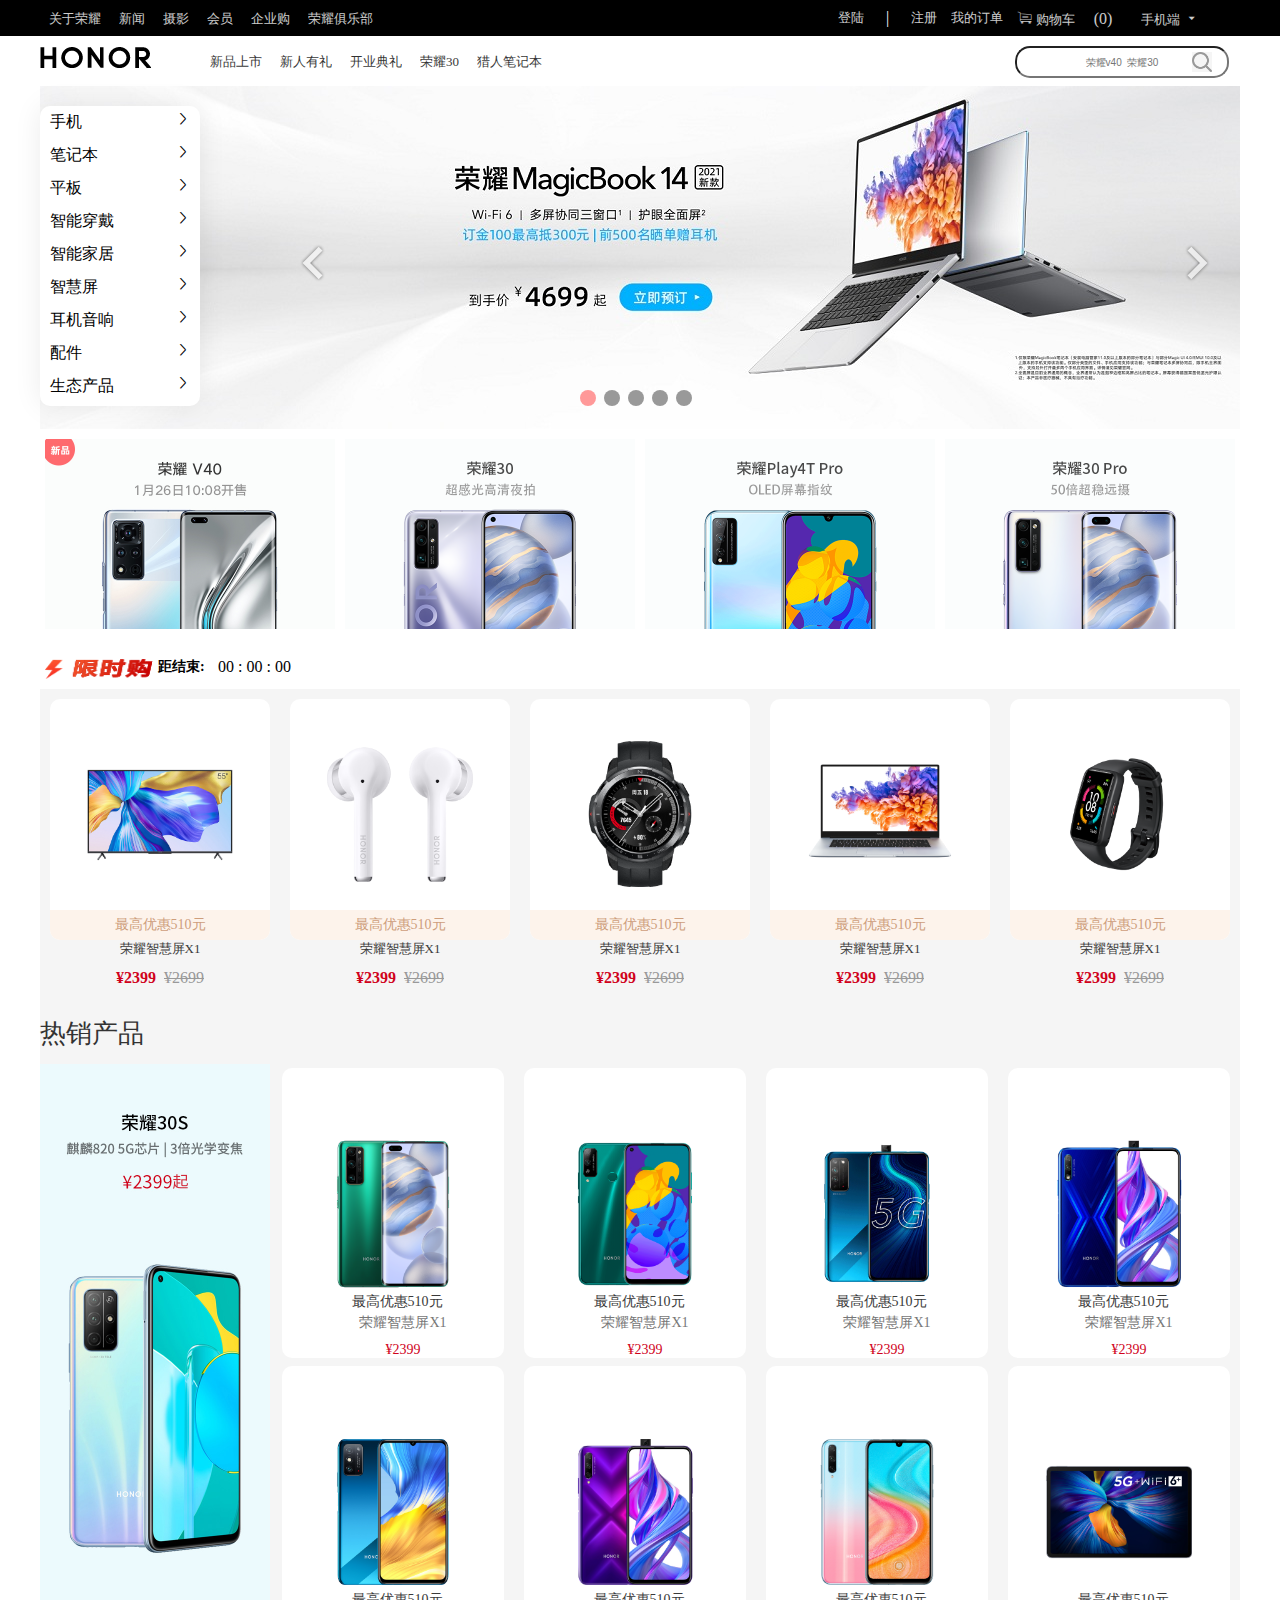
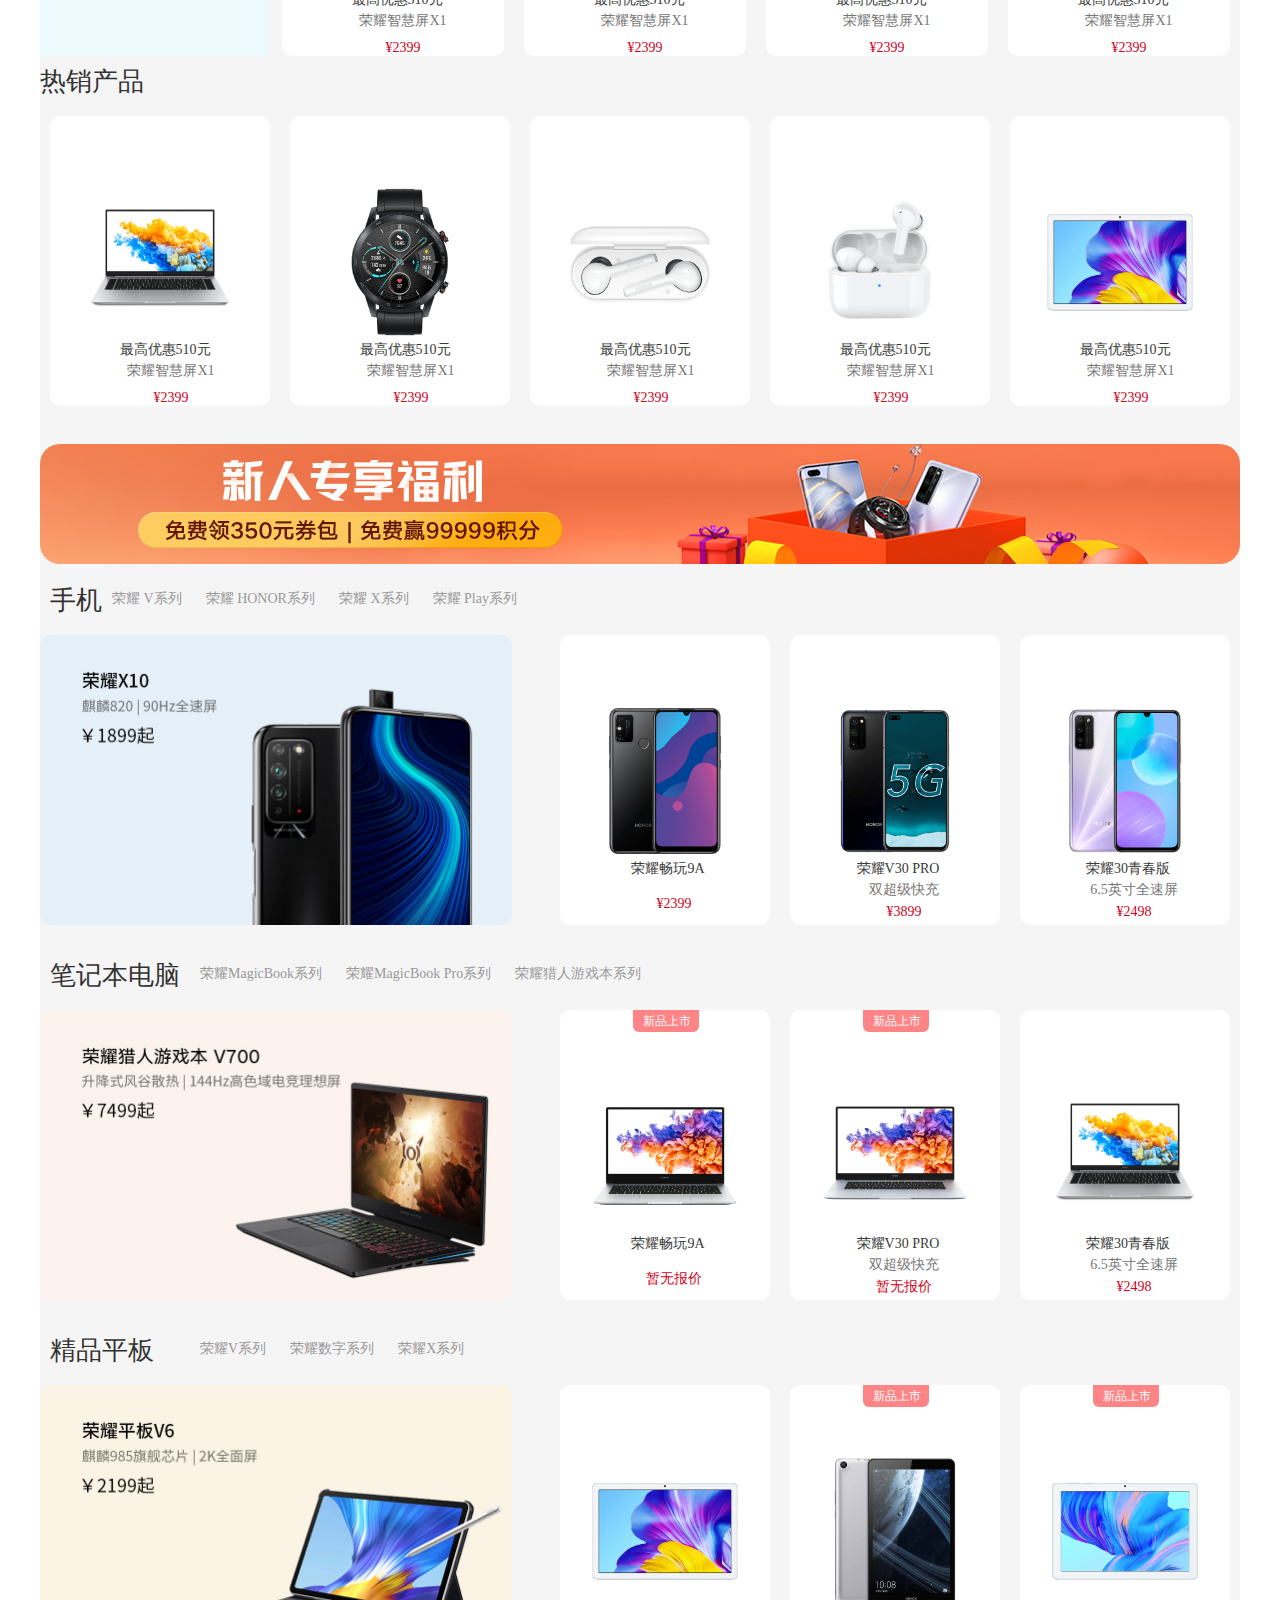
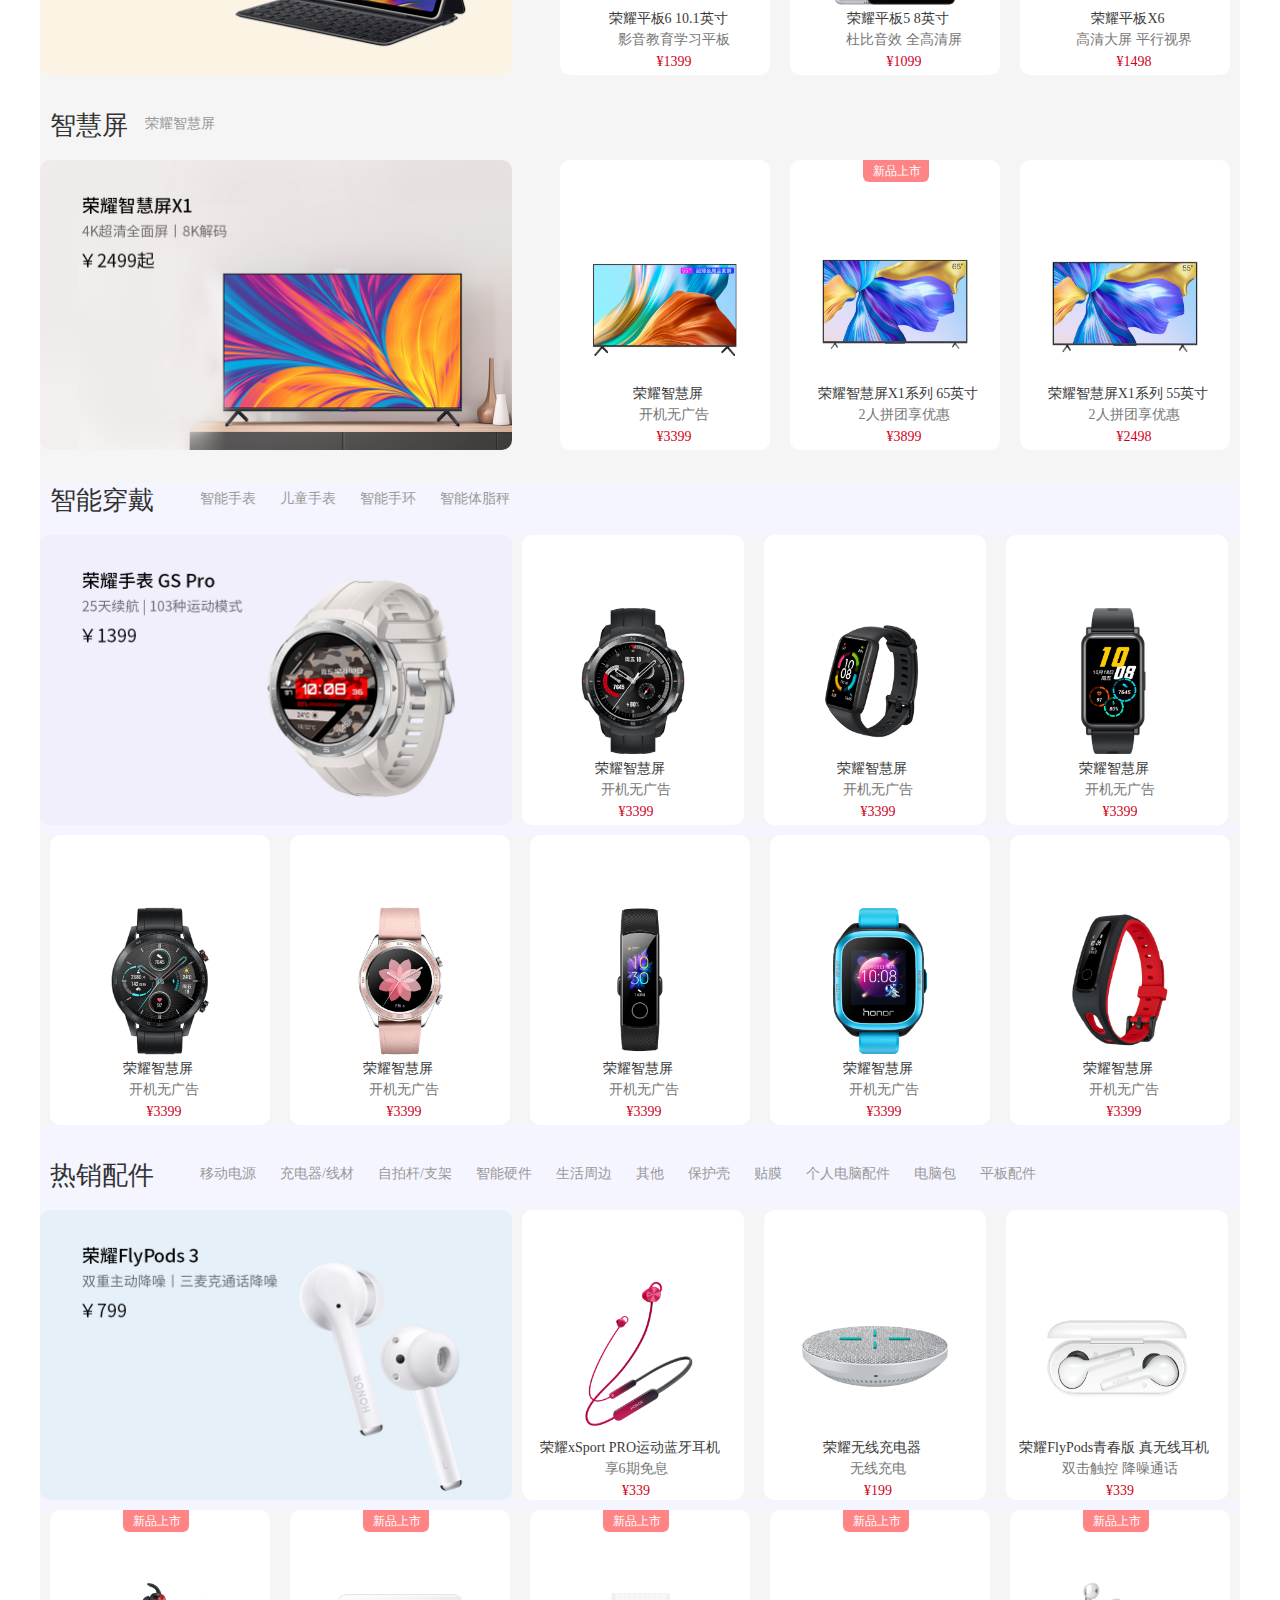
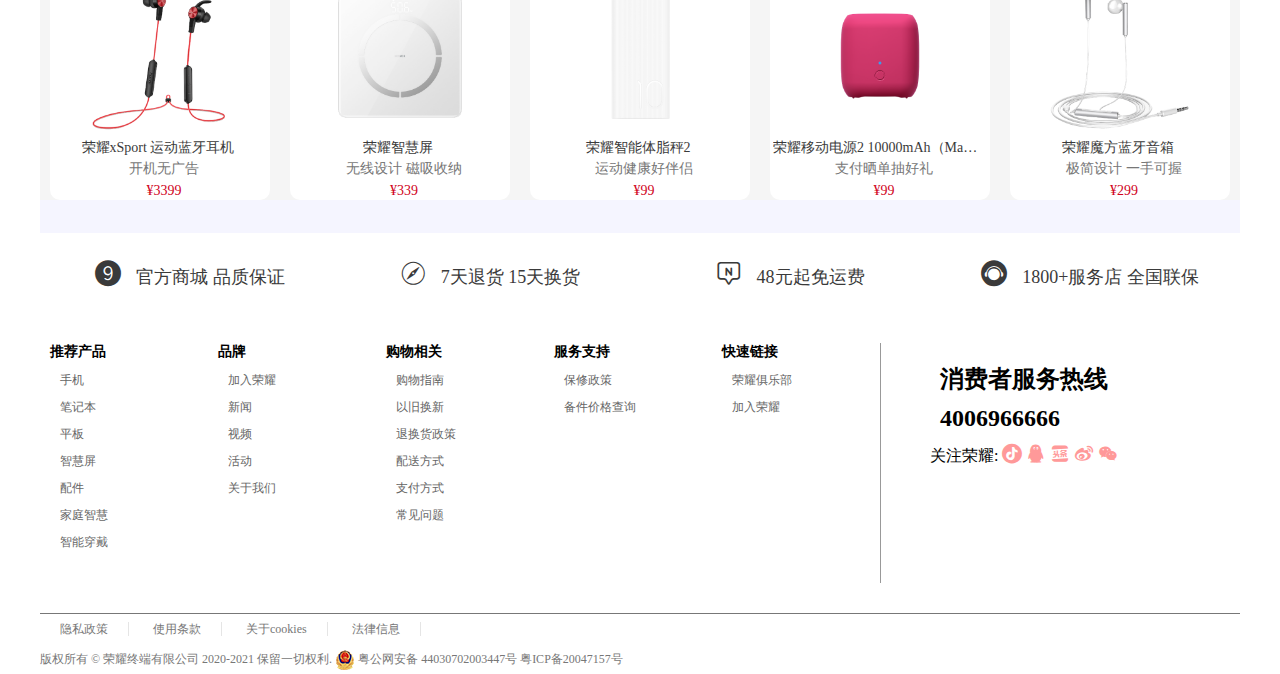
<file: HONOR/shopList.html>
<!DOCTYPE html>
<html lang="en">

<head>
    <meta charset="UTF-8">
    <meta name="viewport" content="width=device-width, initial-scale=1.0">
    <meta http-equiv="X-UA-Compatible" content="ie=edge">
    <title>shopList</title>
    <link rel="stylesheet" href="css/shopList.css">
    <link rel="stylesheet" href="css/reset.css">
    <link rel="stylesheet" href="font/iconfont.css">
</head>

<body>
    <!-- 顶部导航 -->
    <div id="head">
        <div class="head-con">
            <ul class="ulhead">
                <li>
                    <a href="">关于荣耀</a>
                </li>
                <li>
                    <a href="">新闻</a>
                </li>
                <li>
                    <a href="">摄影</a>
                </li>
                <li>
                    <a href="">会员</a>
                </li>
                <li>
                    <a href="">企业购</a>
                </li>
                <li>
                    <a href="">荣耀俱乐部</a>
                </li>
            </ul>
            <ul class="ulheadRight">
                <li>登陆</li>
                <span>|</span>
                <li>注册</li>
                <li>我的订单</li>
                <li>
                    <i class="iconfont icon-gouwuche1"></i>
                    购物车
                    <span>(0)</span>
                </li>
                <li>手机端
                    <i class="iconfont icon-xiasanjiao"></i>
                </li>
            </ul>
        </div>
    </div>
    <!-- 导航 -->
    <div id="header">
        <div class="header-con">
            <h1>
                <img src="images/log_03.gif" alt="">
            </h1>
            <ul class="ulheader">
                <li>
                    <a href="">新品上市</a>
                </li>
                <li>
                    <a href="">新人有礼</a>
                </li>
                <li>
                    <a href="">开业典礼</a>
                </li>
                <li>
                    <a href="">荣耀30</a>
                </li>
                <li>
                    <a href="">猎人笔记本</a>
                </li>
            </ul>
            <form>
                <input type="text" placeholder="荣耀v40  荣耀30">
            </form>
        </div>
    </div>
    <!-- 轮播图 -->
    <div id="banner">
        <div id="box">
            <!-- 图片盒子 -->
            <ul id="imgBox">
                <li class="show">
                    <img src="images/banner1.jpg" alt="">
                </li>
                <li>
                    <img src="images/banner2.jpg" alt="">
                </li>
                <li>
                    <img src="images/banner3.jpg" alt="">
                </li>
                <li>
                    <img src="images/banner4.jpg" alt="">
                </li>
                <li>
                    <img src="images/banner5.jpg" alt="">
                </li>
            </ul>
            <!-- 左右箭头 -->
            <img src="images/l.png" id="prev">
            <img src="images/r.png" id="next">
            <!-- 自动生成小圆点的 -->
            <ul id="dotBox">
            </ul>
        </div>
        <ul class="nav-one">
            <li>手机
                <i class="iconfont icon-zuoyoujiantouicon10024"></i>
                <ul class="nav-two">
                    <li>
                        <img src="images/s1.png" alt=""> 荣耀V系列</li>
                    <li>
                        <img src="images/s1.png" alt="">荣耀X系列</li>
                    <li>
                        <img src="images/s1.png" alt="">荣耀HONOR系列</li>
                    <li>
                        <img src="images/s1.png" alt="">荣耀Play系列</li>
                </ul>
            </li>
            <li>笔记本
                <i class="iconfont icon-zuoyoujiantouicon10024"></i>
                <ul class="nav-two">
                    <li>
                        <img src="images/s2.png" alt="">荣耀猎人游戏本系列</li>
                    <li>
                        <img src="images/s2.png" alt="">荣耀MagicBook系列</li>
                    <li>
                        <img src="images/s2.png" alt="">荣耀MagicBook Pro系列</li>
                    <li>
                        <img src="images/s2.png" alt="">个人电脑配件</li>
                    <li>
                        <img src="images/s2.png" alt="">电脑包</li>
                </ul>
            </li>
            <li>平板
                <i class="iconfont icon-zuoyoujiantouicon10024"></i>
                <ul class="nav-two">
                    <li>
                        <img src="images/s3.png" alt="">荣耀平板6.10.1英寸</li>
                    <li>
                        <img src="images/s3.png" alt="">荣耀平板5.8英寸</li>
                    <li>
                        <img src="images/s3.png" alt="">荣耀平板6.10.4英寸</li>
                </ul>
            </li>
            <li>智能穿戴
                <i class="iconfont icon-zuoyoujiantouicon10024"></i>
                <ul class="nav-two">
                    <li>
                        <img src="images/s4.png" alt="">智能手表</li>
                    <li>
                        <img src="images/s4.png" alt="">儿童手表</li>
                    <li>
                        <img src="images/s4.png" alt="">智能手环</li>
                    <li>
                        <img src="images/s4.png" alt="">智能体脂秤</li>
                </ul>
            </li>
            <li>智能家居
                <i class="iconfont icon-zuoyoujiantouicon10024"></i>
                <ul class="nav-two">
                    <li>
                        <img src="images/s5.png" alt="">荣耀路由3</li>
                    <li>
                        <img src="images/s5.png" alt="">荣耀路X3 Pro</li>
                    <li>
                        <img src="images/s5.png" alt="">荣耀路由Pro 2</li>
                    <li>
                        <img src="images/s5.png" alt="">荣耀猎人路由-5G</li>
                </ul>
            </li>
            <li>智慧屏
                <i class="iconfont icon-zuoyoujiantouicon10024"></i>
                <ul class="nav-two">
                    <li>
                        <img src="images/s6.png" alt="">荣耀V系列</li>
                    <li>
                        <img src="images/s6.png" alt="">荣耀X系列</li>
                    <li>
                        <img src="images/s6.png" alt="">荣耀HONOR系列</li>
                    <li>
                        <img src="images/s6.png" alt="">6荣耀Play系列</li>
                </ul>
            </li>
            <li>耳机音响
                <i class="iconfont icon-zuoyoujiantouicon10024"></i>
                <ul class="nav-two">
                    <li>
                        <img src="images/s7.png" alt="">荣耀智能屏</li>
                    <li>
                        <img src="images/s7.png" alt="">荣耀智慧屏</li>
                </ul>
            </li>
            <li>配件
                <i class="iconfont icon-zuoyoujiantouicon10024"></i>
                <ul class="nav-two">
                    <li>
                        <img src="images/s8.png" alt="">电脑包</li>
                    <li>
                        <img src="images/s8.png" alt="">鼠标垫</li>
                    <li>
                        <img src="images/s8.png" alt="">移动电源</li>
                    <li>
                        <img src="images/s8.png" alt="">保护杆</li>
                </ul>
            </li>
            <li>生态产品
                <i class="iconfont icon-zuoyoujiantouicon10024"></i>
                <ul class="nav-two">
                    <li>
                        <img src="images/s9.png" alt="">个护美妆</li>
                    <li>
                        <img src="images/s9.png" alt="">生活电器</li>
                    <li>
                        <img src="images/s9.png" alt="">健康保健</li>
                    <li>
                        <img src="images/s9.png" alt="">智能灯光</li>
                </ul>
            </li>
        </ul>
    </div>
    <!-- 主要内容 -->
    <div id="content">
        <div class="content-con">
            <div class="top">
                <img src="images/t1.png" alt="" class="">
                <img src="images/t2.png" alt="" class="">
                <img src="images/t3.png" alt="" class="">
                <img src="images/t4.png" alt="" class="">
            </div>
            <div class="time">
                <img src="images/time.png" alt="">
                <h3>距结束:</h3>
                <div class="timeWrap">
                    <span class="number" id="hour">00</span>
                    <span>:</span>
                    <span class="number" id="minute">00</span>
                    <span>:</span>
                    <span class="number" id="second">00</span>
                </div>
            </div>
            <div class="timeImg">
                <li>
                    <img src="images/time1.png" alt="">
                    <p>最高优惠510元</p>
                    <div> 荣耀智慧屏X1</div>
                    <span>
                        <i>¥2399</i>
                        <s>¥2699</s>
                    </span>
                </li>
                <li>
                    <img src="images/time2.png" alt="">
                    <p>最高优惠510元</p>
                    <div> 荣耀智慧屏X1</div>
                    <span>
                        <i>¥2399</i>
                        <s>¥2699</s>
                    </span>
                </li>
                <li>
                    <img src="images/time3.png" alt="">
                    <p>最高优惠510元</p>
                    <div> 荣耀智慧屏X1</div>
                    <span>
                        <i>¥2399</i>
                        <s>¥2699</s>
                    </span>
                </li>
                <li>
                    <img src="images/time4.png" alt="">
                    <p>最高优惠510元</p>
                    <div> 荣耀智慧屏X1</div>
                    <span>
                        <i>¥2399</i>
                        <s>¥2699</s>
                    </span>
                </li>
                <li>
                    <img src="images/time5.png" alt="">
                    <p>最高优惠510元</p>
                    <div> 荣耀智慧屏X1</div>
                    <span>
                        <i>¥2399</i>
                        <s>¥2699</s>
                    </span>
                </li>

            </div>
        </div>
    </div>
    <!-- 热销产品 -->
    <div id="rexiao">
        <div class="rexiao-con">
            <h2>热销产品</h2>
            <div class="left">
                <img src="images/r1.png" alt="">
            </div>
            <div class="right">
                <li>
                    <img src="images/r2.png">
                    <div class="piaoti">
                        <p>最高优惠510元</p>
                        <div> 荣耀智慧屏X1</div>
                        <i>¥2399</i>
                    </div>
                </li>
                <li>
                    <img src="images/r3.png">
                    <div class="piaoti">
                        <p>最高优惠510元</p>
                        <div> 荣耀智慧屏X1</div>
                        <i>¥2399</i>
                    </div>
                </li>
                <li>
                    <img src="images/r4.png">
                    <div class="piaoti">
                        <p>最高优惠510元</p>
                        <div> 荣耀智慧屏X1</div>
                        <i>¥2399</i>
                    </div>
                </li>
                <li>
                    <img src="images/r5.png">
                    <div class="piaoti">
                        <p>最高优惠510元</p>
                        <div> 荣耀智慧屏X1</div>
                        <i>¥2399</i>
                    </div>
                </li>
                <li>
                    <img src="images/r6.png">
                    <div class="piaoti">
                        <p>最高优惠510元</p>
                        <div> 荣耀智慧屏X1</div>
                        <i>¥2399</i>
                    </div>
                </li>
                <li>
                    <img src="images/r7.png">
                    <div class="piaoti">
                        <p>最高优惠510元</p>
                        <div> 荣耀智慧屏X1</div>
                        <i>¥2399</i>
                    </div>
                </li>
                <li>
                    <img src="images/r8.png">
                    <div class="piaoti">
                        <p>最高优惠510元</p>
                        <div> 荣耀智慧屏X1</div>
                        <i>¥2399</i>
                    </div>
                </li>
                <li>
                    <img src="images/r9.png">
                    <div class="piaoti">
                        <p>最高优惠510元</p>
                        <div> 荣耀智慧屏X1</div>
                        <i>¥2399</i>
                    </div>
                </li>
            </div>
        </div>
    </div>
    <!-- 精品推荐 -->
    <div id="jingpin">
        <div class="jingpin-con">
            <h2>热销产品</h2>
            <ul class="jingpinImg">
                <li>
                    <img src="images/j1.png">
                    <div class="piaoti1">
                        <p>最高优惠510元</p>
                        <div> 荣耀智慧屏X1</div>
                        <i>¥2399</i>
                    </div>
                </li>
                <li>
                    <img src="images/j2.png">
                    <div class="piaoti1">
                        <p>最高优惠510元</p>
                        <div> 荣耀智慧屏X1</div>
                        <i>¥2399</i>
                    </div>
                </li>
                <li>
                    <img src="images/j3.png">
                    <div class="piaoti1">
                        <p>最高优惠510元</p>
                        <div> 荣耀智慧屏X1</div>
                        <i>¥2399</i>
                    </div>
                </li>
                <li>
                    <img src="images/j4.png">
                    <div class="piaoti1">
                        <p>最高优惠510元</p>
                        <div> 荣耀智慧屏X1</div>
                        <i>¥2399</i>
                    </div>
                </li>
                <li>
                    <img src="images/j5.png">
                    <div class="piaoti1">
                        <p>最高优惠510元</p>
                        <div> 荣耀智慧屏X1</div>
                        <i>¥2399</i>
                    </div>
                </li>
            </ul>
        </div>
    </div>
    <!-- 中间banner -->
    <div id="bann">
        <div class="bann-con">
            <div class="bImg">
                <img src="images/bn2.png" alt="">
            </div>
        </div>
    </div>
    <!-- 手机部分-->
    <div id="phone">
        <div class="phone-con">
            <div class="phone-biaoti">
                <h2>手机</h2>
                <ul class="phone-list">
                    <li>荣耀 V系列</li>
                    <li>荣耀 HONOR系列</li>
                    <li>荣耀 X系列</li>
                    <li>荣耀 Play系列</li>
                </ul>
            </div>
            <div class="phone-left">
                <img src="images/p1.png" alt="">
            </div>
            <div class="phone-right">
                <ul class="phoneImg">
                    <li>
                        <img src="images/p2.png">
                        <div class="piaoti2">
                            <p>荣耀畅玩9A</p>
                            <!-- <div> 荣耀智慧屏X1</div> -->
                            <i>¥2399</i>
                        </div>
                    </li>
                    <li>
                        <img src="images/p3.png">
                        <div class="piaoti2">
                            <p>荣耀V30 PRO</p>
                            <div> 双超级快充 </div>
                            <i>¥3899</i>
                        </div>
                    </li>
                    <li>
                        <img src="images/p4.png">
                        <div class="piaoti2">
                            <p>荣耀30青春版</p>
                            <div> 6.5英寸全速屏 </div>
                            <i>¥2498</i>
                        </div>
                    </li>
                </ul>
            </div>
        </div>
    </div>
    <!-- 笔记本电脑-->
    <div id="compute">
        <div class="compute-con">
            <div class="compute-biaoti">
                <h2>笔记本电脑</h2>
                <ul class="compute-list">
                    <li>荣耀MagicBook系列</li>
                    <li>荣耀MagicBook Pro系列</li>
                    <li>荣耀猎人游戏本系列</li>
                </ul>
            </div>
            <div class="compute-left">
                <img src="images/c1.png" alt="">
            </div>
            <div class="compute-right">
                <ul class="computeImg">
                    <li>
                        <img src="images/c2.png">
                        <div class="piaoti3">
                            <p>荣耀畅玩9A</p>
                            <!-- <div> 荣耀智慧屏X1</div> -->
                            <i>暂无报价</i>
                        </div>
                        <em class="xinpin">
                            <span>新品上市</span>
                        </em>
                    </li>
                    <li>
                        <img src="images/c3.png">
                        <div class="piaoti3">
                            <p>荣耀V30 PRO</p>
                            <div> 双超级快充 </div>
                            <i>暂无报价</i>
                        </div>
                        <em class="xinpin">
                            <span>新品上市</span>
                        </em>
                    </li>
                    <li>
                        <img src="images/c4.png">
                        <div class="piaoti3">
                            <p>荣耀30青春版</p>
                            <div> 6.5英寸全速屏 </div>
                            <i>¥2498</i>
                        </div>
                    </li>
                </ul>
            </div>
        </div>
    </div>
    <!-- 精品平板-->
    <div id="pingban">
        <div class="pingban-con">
            <div class="pingban-biaoti">
                <h2>精品平板</h2>
                <ul class="pingban-list">
                    <li>荣耀V系列</li>
                    <li>荣耀数字系列</li>
                    <li>荣耀X系列</li>
                </ul>
            </div>
            <div class="pingban-left">
                <img src="images/pb1.png" alt="">
            </div>
            <div class="pingban-right">
                <ul class="pingbanImg">
                    <li>
                        <img src="images/pb2.png">
                        <div class="piaoti4">
                            <p>荣耀平板6 10.1英寸</p>
                            <div> 影音教育学习平板 </div>
                            <i>¥1399</i>
                        </div>
                    </li>
                    <li>
                        <img src="images/pb3.png">
                        <div class="piaoti4">
                            <p>荣耀平板5 8英寸</p>
                            <div> 杜比音效 全高清屏 </div>
                            <i>¥1099</i>
                        </div>
                        <em class="xinpin">
                            <span>新品上市</span>
                        </em>
                    </li>
                    <li>
                        <img src="images/pb4.png">
                        <div class="piaoti4">
                            <p>荣耀平板X6</p>
                            <div> 高清大屏 平行视界 </div>
                            <i>¥1498</i>
                        </div>
                        <em class="xinpin">
                            <span>新品上市</span>
                        </em>
                    </li>
                </ul>
            </div>
        </div>
    </div>
    <!-- 智慧屏-->
    <div id="zhihui">
        <div class="zhihui-con">
            <div class="zhihui-biaoti">
                <h2>智慧屏</h2>
                <ul class="zhihui-list">
                    <li>荣耀智慧屏</li>
                </ul>
            </div>
            <div class="zhihui-left">
                <img src="images/z1.png" alt="">
            </div>
            <div class="zhihui-right">
                <ul class="zhihuiImg">
                    <li>
                        <img src="images/z2.png">
                        <div class="piaoti5">
                            <p>荣耀智慧屏</p>
                            <div> 开机无广告 </div>
                            <i>¥3399</i>
                        </div>
                    </li>
                    <li>
                        <img src="images/z3.png">
                        <div class="piaoti5">
                            <p>荣耀智慧屏X1系列 65英寸</p>
                            <div> 2人拼团享优惠 </div>
                            <i>¥3899</i>
                        </div>
                        <em class="xinpin">
                            <span>新品上市</span>
                        </em>
                    </li>
                    <li>
                        <img src="images/z4.png">
                        <div class="piaoti5">
                            <p>荣耀智慧屏X1系列 55英寸</p>
                            <div> 2人拼团享优惠 </div>
                            <i>¥2498</i>
                        </div>
                    </li>
                </ul>
            </div>
        </div>
    </div>
    <!-- 智能穿戴 -->
    <div id="zhineng">
        <div class="zhineng-con">
            <div class="zhineng-biaoti">
                <h2>智能穿戴</h2>
                <ul class="zhineng-list">
                    <li>智能手表</li>
                    <li>儿童手表</li>
                    <li>智能手环</li>
                    <li>智能体脂秤</li>
                </ul>
            </div>
            <div class="zhineng-top">
                <div class="zhineng-left">
                    <img src="images/n1.png" alt="">
                </div>
                <div class="zhineng-right">
                <li>
                    <img src="images/n2.png">
                    <div class="piaoti7">
                        <p>荣耀智慧屏</p>
                        <div> 开机无广告 </div>
                        <i>¥3399</i>
                    </div>
                    </li>
                    <li>
                        <img src="images/n3.png">
                        <div class="piaoti7">
                            <p>荣耀智慧屏</p>
                            <div> 开机无广告 </div>
                            <i>¥3399</i>
                        </div>
                    </li>
                    <li>
                        <img src="images/n4.png">
                        <div class="piaoti7">
                            <p>荣耀智慧屏</p>
                            <div> 开机无广告 </div>
                            <i>¥3399</i>
                        </div>
                    </li>
                </div>
            </div>
            <div class="zhineng-bottom">
                <ul class="zhinengImg">
                    <li>
                        <img src="images/n5.png">
                        <div class="piaoti7">
                            <p>荣耀智慧屏</p>
                            <div> 开机无广告 </div>
                            <i>¥3399</i>
                        </div>
                    </li>
                    <li>
                        <img src="images/n6.png">
                        <div class="piaoti7">
                            <p>荣耀智慧屏</p>
                            <div> 开机无广告 </div>
                            <i>¥3399</i>
                        </div>
                    </li>
                    <li>
                        <img src="images/n7.png">
                        <div class="piaoti7">
                            <p>荣耀智慧屏</p>
                            <div> 开机无广告 </div>
                            <i>¥3399</i>
                        </div>
                    </li>
                    <li>
                        <img src="images/n8.png">
                        <div class="piaoti7">
                            <p>荣耀智慧屏</p>
                            <div> 开机无广告 </div>
                            <i>¥3399</i>
                        </div>
                    </li>
                    <li>
                        <img src="images/n9.png">
                        <div class="piaoti7">
                            <p>荣耀智慧屏</p>
                            <div> 开机无广告 </div>
                            <i>¥3399</i>
                        </div>
                    </li>
                </ul>
            </div> 
        </div>
    </div>
    <!-- 热销配件-->
    <div id="peiJian">
        <div class="peiJian-con">
            <div class="peiJian-biaoti">
                <h2>热销配件</h2>
                <ul class="peiJian-list">
                    <li>移动电源</li>
                    <li>充电器/线材</li>
                    <li>自拍杆/支架</li>
                    <li>智能硬件</li>
                    <li>生活周边</li>
                    <li>其他</li>
                    <li>保护壳</li>
                    <li>贴膜</li>
                    <li>个人电脑配件</li>
                    <li>电脑包</li>
                    <li>平板配件</li>
                </ul>
            </div>
            <div class="peiJian-top">
                <div class="peiJian-left">
                    <img src="images/pj1.png" alt="">
                </div>
                <div class="peiJian-right">
                <li>
                    <img src="images/pj2.png">
                    <div class="piaoti8">
                        <p>荣耀xSport PRO运动蓝牙耳机</p>
                        <div> 享6期免息  </div>
                        <i>¥339</i>
                    </div>
                    </li>
                    <li>
                        <img src="images/pj3.png">
                        <div class="piaoti8">
                            <p>荣耀无线充电器</p>
                            <div> 无线充电  </div>
                            <i>¥199</i>
                        </div>
                    </li>
                    <li>
                        <img src="images/pj4.png">
                        <div class="piaoti8">
                            <p>荣耀FlyPods青春版 真无线耳机</p>
                            <div> 双击触控 降噪通话  </div>
                            <i>¥339</i>
                        </div>

                    </li>
                </div>
            </div>
            <div class="peiJian-bottom">
                <ul class="peiJianImg">
                    <li>
                        <img src="images/pj5.png">
                        <div class="piaoti8">
                            <p>荣耀xSport 运动蓝牙耳机</p>
                            <div> 开机无广告 </div>
                            <i>¥3399</i>
                        </div>
                        <em class="xinpin">
                                <span>新品上市</span>
                            </em>
                    </li>
                    <li>
                        <img src="images/pj6.png">
                        <div class="piaoti8">
                            <p>荣耀智慧屏</p>
                            <div> 无线设计 磁吸收纳  </div>
                            <i>¥339</i>
                        </div>
                        <em class="xinpin">
                                <span>新品上市</span>
                            </em>
                    </li>
                    <li>
                        <img src="images/pj7.png">
                        <div class="piaoti8">
                            <p>荣耀智能体脂秤2</p>
                            <div> 运动健康好伴侣  </div>
                            <i>¥99</i>
                        </div>
                        <em class="xinpin">
                                <span>新品上市</span>
                            </em>
                    </li>
                    <li>
                        <img src="images/pj8.png">
                        <div class="piaoti8">
                            <p>荣耀移动电源2 10000mAh（Max 18W）快充版</p>
                            <div> 支付晒单抽好礼  </div>
                            <i>¥99</i>
                        </div>
                        <em class="xinpin">
                                <span>新品上市</span>
                            </em>
                    </li>
                    <li>
                        <img src="images/pj9.png">
                        <div class="piaoti8">
                            <p>荣耀魔方蓝牙音箱</p>
                            <div> 极简设计 一手可握  </div>
                            <i>¥299</i>
                        </div>
                        <em class="xinpin">
                                <span>新品上市</span>
                            </em>
                    </li>
                </ul>
            </div> 
        </div>
    </div>
     <!-- foot -->
     <div id="foot">
            <div class="foot-con">
                <div class="foot-top">
                    <span><i class="iconfont icon-shuzi9"></i>官方商城 品质保证</span>
                    <span><i class="iconfont icon-discover"></i>7天退货 15天换货</span>
                    <span><i class="iconfont icon-shuzi"></i>48元起免运费</span>
                    <span><i class="iconfont icon-zaixiankefu"></i>1800+服务店 全国联保</span>
                </div>
                <div class="leftbox">
                    <ul class="ulfoot">
                        <li>
                            <h3>推荐产品</h3>
                            <div class="tuijian">
                                <a href="">手机</a>
                                <a href="">笔记本</a>
                                <a href="">平板</a>
                                <a href="">智慧屏</a>
                                <a href="">配件</a>
                                <a href="">家庭智慧</a>
                                <a href="">智能穿戴</a>
                            </div>
                        </li>
                        <li>
                            <h3>品牌</h3>   
                            <div class="tuijian1">
                                    <a href="">加入荣耀</a>
                                    <a href="">新闻</a>
                                    <a href="">视频</a>
                                    <a href="">活动</a>
                                    <a href="">关于我们</a>
                                </div>          
                         </li>
                        <li> 
                            <h3>购物相关</h3>
                            <div class="tuijian2">
                                    <a href="">购物指南</a>
                                    <a href="">以旧换新</a>
                                    <a href="">退换货政策</a>
                                    <a href="">配送方式</a>
                                    <a href="">支付方式</a>
                                    <a href="">常见问题</a>
                                </div>   
                        </li>
                        <li>
                            <h3>服务支持</h3>
                            <div class="tuijian3">
                                    <a href="">保修政策</a>
                                    <a href="">备件价格查询</a>
                                </div>   
                        </li>
                        <li>
                            <h3>快速链接</h3>
                            <div class="tuijian4">
                                <a href="">荣耀俱乐部</a>
                                <a href="">加入荣耀</a>
                            </div>
                        </li>
                    </ul>
                </div>
                <div class="rightbox">
                  <div class="xiaofei">
                      <li>消费者服务热线</li> 
                      <li> 4006966666</li>
                      <div class="guanzhu">
                        <span>关注荣耀:
                            <i class="iconfont icon-douyin1"></i>
                            <i class="iconfont icon-QQ2"></i>
                            <i class="iconfont icon-toutiao1"></i>
                            <i class="iconfont icon-weibo2"></i>
                            <i class="iconfont icon-weixin1"></i>
                        </span> 
                      </div>
                      <img src="images/erm.jpg" alt="">
                    </div> 
                </div>
            </div>
    </div>
    <!-- footer -->
    <div id="footer">
        <div class="footer-con">
            <div class="liBiao">
                <a href="">隐私政策</a>
                <a href="">使用条款</a>
                <a href="">关于cookies</a>
                <a href="">法律信息</a>
            </div>
            <div class="diBu">
                版权所有 © 荣耀终端有限公司 2020-2021 保留一切权利. <img src="images/ghs.png" alt=""> <a href=""> 粤公网安备 44030702003447号 </a> 粤ICP备20047157号
            </div>
        </div>
    </div>
</body>

</html>
<script src="js/jquery.min.js"></script>
<script src="js/shopList.js"></script>
<script src="js/machine.js"></script>
</file>
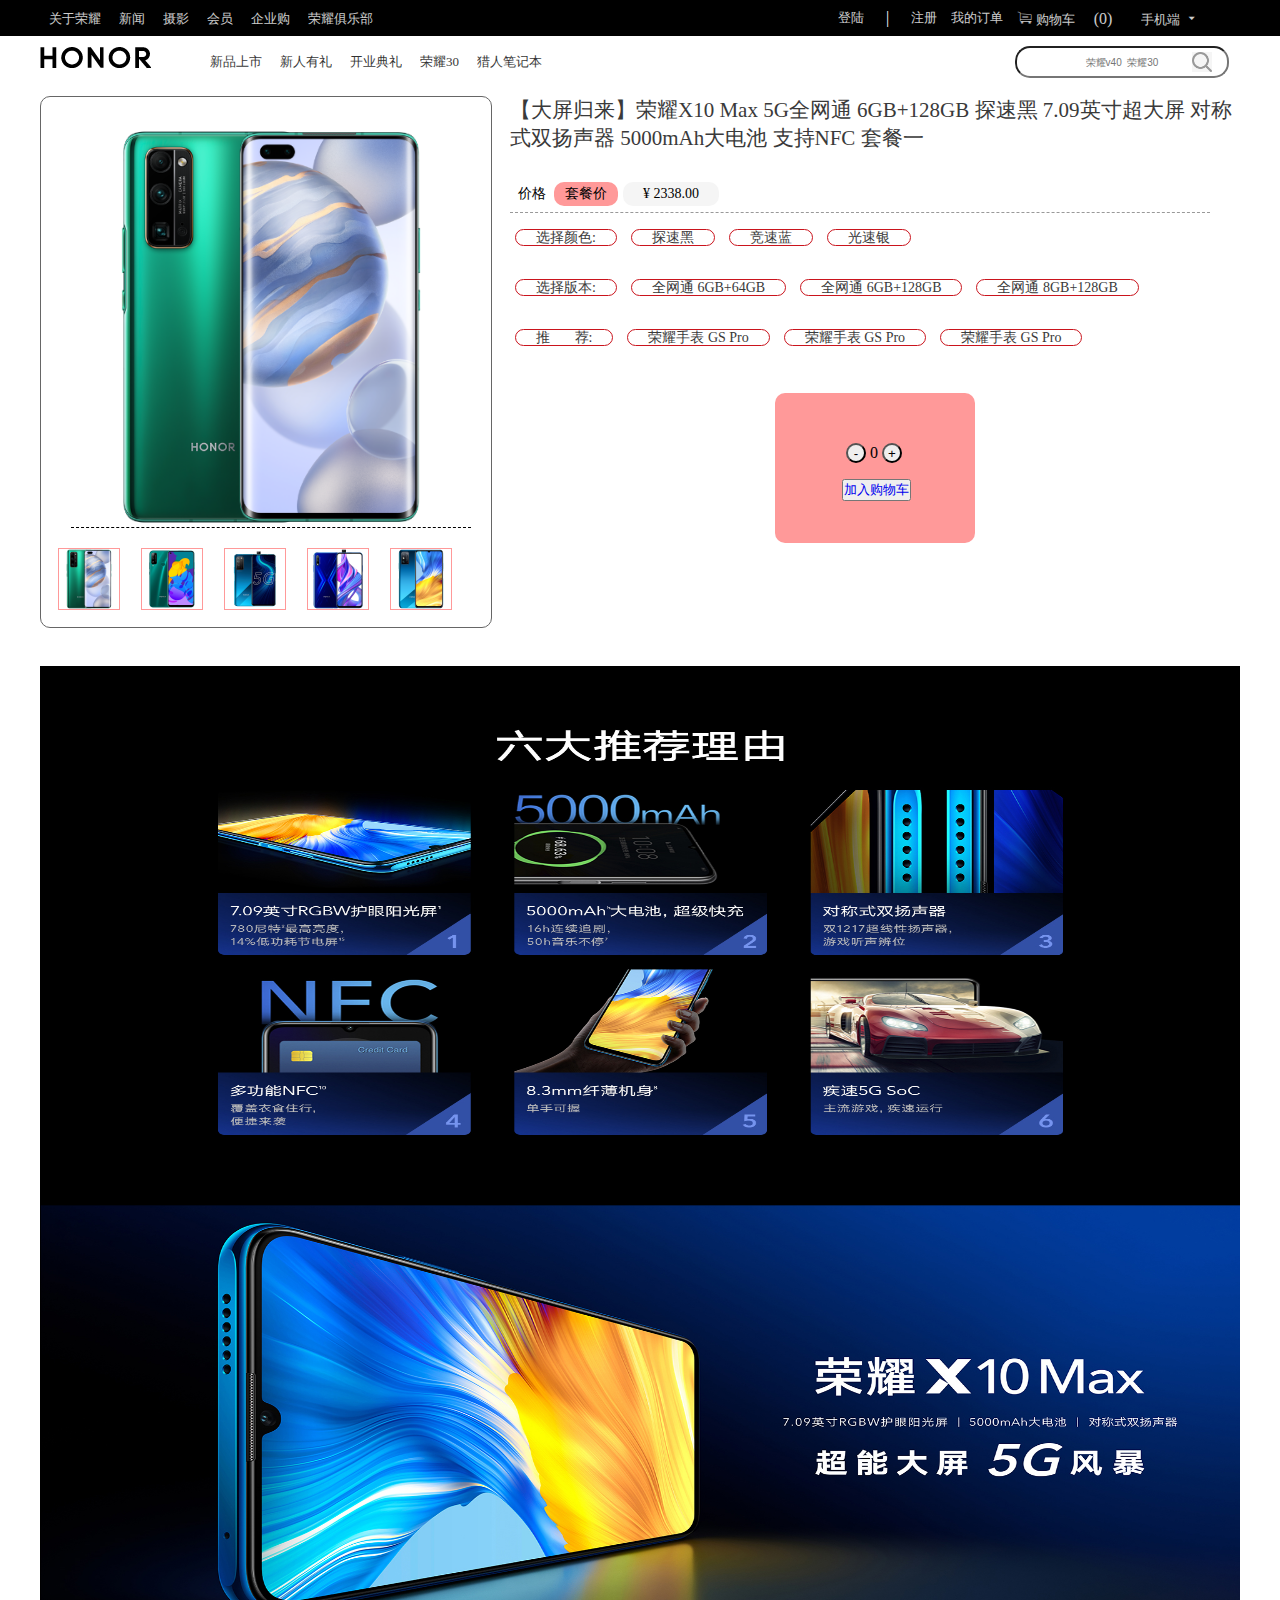
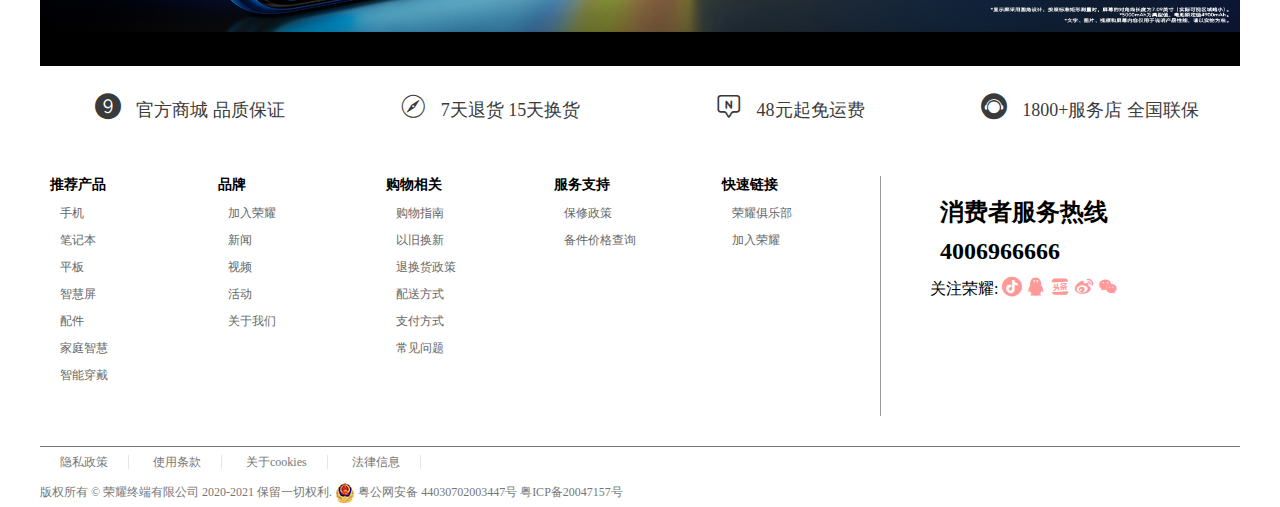
<file: HONOR/xiangqing.html>
<!DOCTYPE html>
<html lang="en">

<head>
    <meta charset="UTF-8">
    <meta name="viewport" content="width=device-width, initial-scale=1.0">
    <meta http-equiv="X-UA-Compatible" content="ie=edge">
    <title>Document</title>
    <link rel="stylesheet" href="css/reset.css">
    <link rel="stylesheet" href="css/xiangqing.css">
    <link rel="stylesheet" href="font/iconfont.css">
</head>
<body>
    <!-- 顶部导航 -->
    <div id="head">
        <div class="head-con">
            <ul class="ulhead">
                <li>
                    <a href="">关于荣耀</a>
                </li>
                <li>
                    <a href="">新闻</a>
                </li>
                <li>
                    <a href="">摄影</a>
                </li>
                <li>
                    <a href="">会员</a>
                </li>
                <li>
                    <a href="">企业购</a>
                </li>
                <li>
                    <a href="">荣耀俱乐部</a>
                </li>
            </ul>
            <ul class="ulheadRight">
                <li>登陆</li>
                <span>|</span>
                <li>注册</li>
                <li>我的订单</li>
                <li>
                    <i class="iconfont icon-gouwuche1"></i>
                    购物车
                    <span>(0)</span>
                </li>
                <li>手机端
                    <i class="iconfont icon-xiasanjiao"></i>
                </li>
            </ul>
        </div>
    </div>
    <!-- 导航 -->
    <div id="header">
        <div class="header-con">
            <h1>
                <img src="images/log_03.gif" alt="">
            </h1>
            <ul class="ulheader">
                <li>
                    <a href="">新品上市</a>
                </li>
                <li>
                    <a href="">新人有礼</a>
                </li>
                <li>
                    <a href="">开业典礼</a>
                </li>
                <li>
                    <a href="">荣耀30</a>
                </li>
                <li>
                    <a href="">猎人笔记本</a>
                </li>
            </ul>
            <form>
                <input type="text" placeholder="荣耀v40  荣耀30">
            </form>
        </div>
    </div>
    <!-- 中间部分 -->
    <div id="cont">
        <div class="cont-con">
            <div class="cont-left">
              <div id="top">
                    <img src="images/r2.png" class="chuxian">
                    <img src="images/r2.png">
                    <img src="images/r2.png">
                    <img src="images/r2.png">
                    <img src="images/r2.png">
                </div>
                <div id="bottom">
                    <img src="images/r2.png">
                    <img src="images/r3.png">
                    <img src="images/r4.png">
                    <img src="images/r5.png">
                    <img src="images/r6.png">
                </div>
            </div>
            <div class="cont-right">
                <h1>【大屏归来】荣耀X10 Max 5G全网通 6GB+128GB 探速黑 7.09英寸超大屏 对称式双扬声器 5000mAh大电池 支持NFC 套餐一</h1>
                <div class="info">
                    <li>价格</li>
                    <li class="taocan">套餐价</li>
                    <li class="jg">¥ 2338.00</li>
                </div>
                <div class="yanse">
                    <span>选择颜色:</span>
                    <span>探速黑</span>
                    <span>竞速蓝</span>
                    <span>光速银</span>
                </div>
                <div class="banben">
                    <span>选择版本:</span>
                    <span>全网通 6GB+64GB</span>
                    <span>全网通 6GB+128GB</span>
                    <span>全网通 8GB+128GB</span>
                </div>
                <div class="tuijian">
                    <span>推&nbsp;&nbsp;&nbsp;&nbsp;&nbsp;&nbsp;&nbsp;荐:</span>
                    <span>荣耀手表 GS Pro</span>
                    <span>荣耀手表 GS Pro</span>
                    <span>荣耀手表 GS Pro</span>
                </div>
                <div class="shop">
                    <div class="gopay">
                        <button class="minus">-</button>
                        <span class="num">0</span>
                        <button class="add">+</button>
                    </div>
                    <button type="button" class="btn">
                        <a href="dingdan.html">加入购物车</a>
                    </button>
                </div>
            </div>
        </div>
    </div>
    <!-- 详情部分 -->
    <div id="xiangqing">
        <div class="xiangqing-con">
            <img src="images/xq1.png" alt="">
            <img src="images/xq2.png" alt="">
        </div>
    </div>
    <!-- foot -->
    <div id="foot">
        <div class="foot-con">
            <div class="foot-top">
                <span>
                    <i class="iconfont icon-shuzi9"></i>官方商城 品质保证</span>
                <span>
                    <i class="iconfont icon-discover"></i>7天退货 15天换货</span>
                <span>
                    <i class="iconfont icon-shuzi"></i>48元起免运费</span>
                <span>
                    <i class="iconfont icon-zaixiankefu"></i>1800+服务店 全国联保</span>
            </div>
            <div class="leftbox">
                <ul class="ulfoot">
                    <li>
                        <h3>推荐产品</h3>
                        <div class="tuijian">
                            <a href="">手机</a>
                            <a href="">笔记本</a>
                            <a href="">平板</a>
                            <a href="">智慧屏</a>
                            <a href="">配件</a>
                            <a href="">家庭智慧</a>
                            <a href="">智能穿戴</a>
                        </div>
                    </li>
                    <li>
                        <h3>品牌</h3>
                        <div class="tuijian1">
                            <a href="">加入荣耀</a>
                            <a href="">新闻</a>
                            <a href="">视频</a>
                            <a href="">活动</a>
                            <a href="">关于我们</a>
                        </div>
                    </li>
                    <li>
                        <h3>购物相关</h3>
                        <div class="tuijian2">
                            <a href="">购物指南</a>
                            <a href="">以旧换新</a>
                            <a href="">退换货政策</a>
                            <a href="">配送方式</a>
                            <a href="">支付方式</a>
                            <a href="">常见问题</a>
                        </div>
                    </li>
                    <li>
                        <h3>服务支持</h3>
                        <div class="tuijian3">
                            <a href="">保修政策</a>
                            <a href="">备件价格查询</a>
                        </div>
                    </li>
                    <li>
                        <h3>快速链接</h3>
                        <div class="tuijian4">
                            <a href="">荣耀俱乐部</a>
                            <a href="">加入荣耀</a>
                        </div>
                    </li>
                </ul>
            </div>
            <div class="rightbox">
                <div class="xiaofei">
                    <li>消费者服务热线</li>
                    <li> 4006966666</li>
                    <div class="guanzhu">
                        <span>关注荣耀:
                            <i class="iconfont icon-douyin1"></i>
                            <i class="iconfont icon-QQ2"></i>
                            <i class="iconfont icon-toutiao1"></i>
                            <i class="iconfont icon-weibo2"></i>
                            <i class="iconfont icon-weixin1"></i>
                        </span>
                    </div>
                    <img src="images/erm.jpg" alt="">
                </div>
            </div>
        </div>
    </div>
    <!-- footer -->
    <div id="footer">
        <div class="footer-con">
            <div class="liBiao">
                <a href="">隐私政策</a>
                <a href="">使用条款</a>
                <a href="">关于cookies</a>
                <a href="">法律信息</a>
            </div>
            <div class="diBu">
                版权所有 © 荣耀终端有限公司 2020-2021 保留一切权利.
                <img src="images/ghs.png" alt="">
                <a href=""> 粤公网安备 44030702003447号 </a> 粤ICP备20047157号
            </div>
        </div>
    </div>
</body>
</html>
</file>
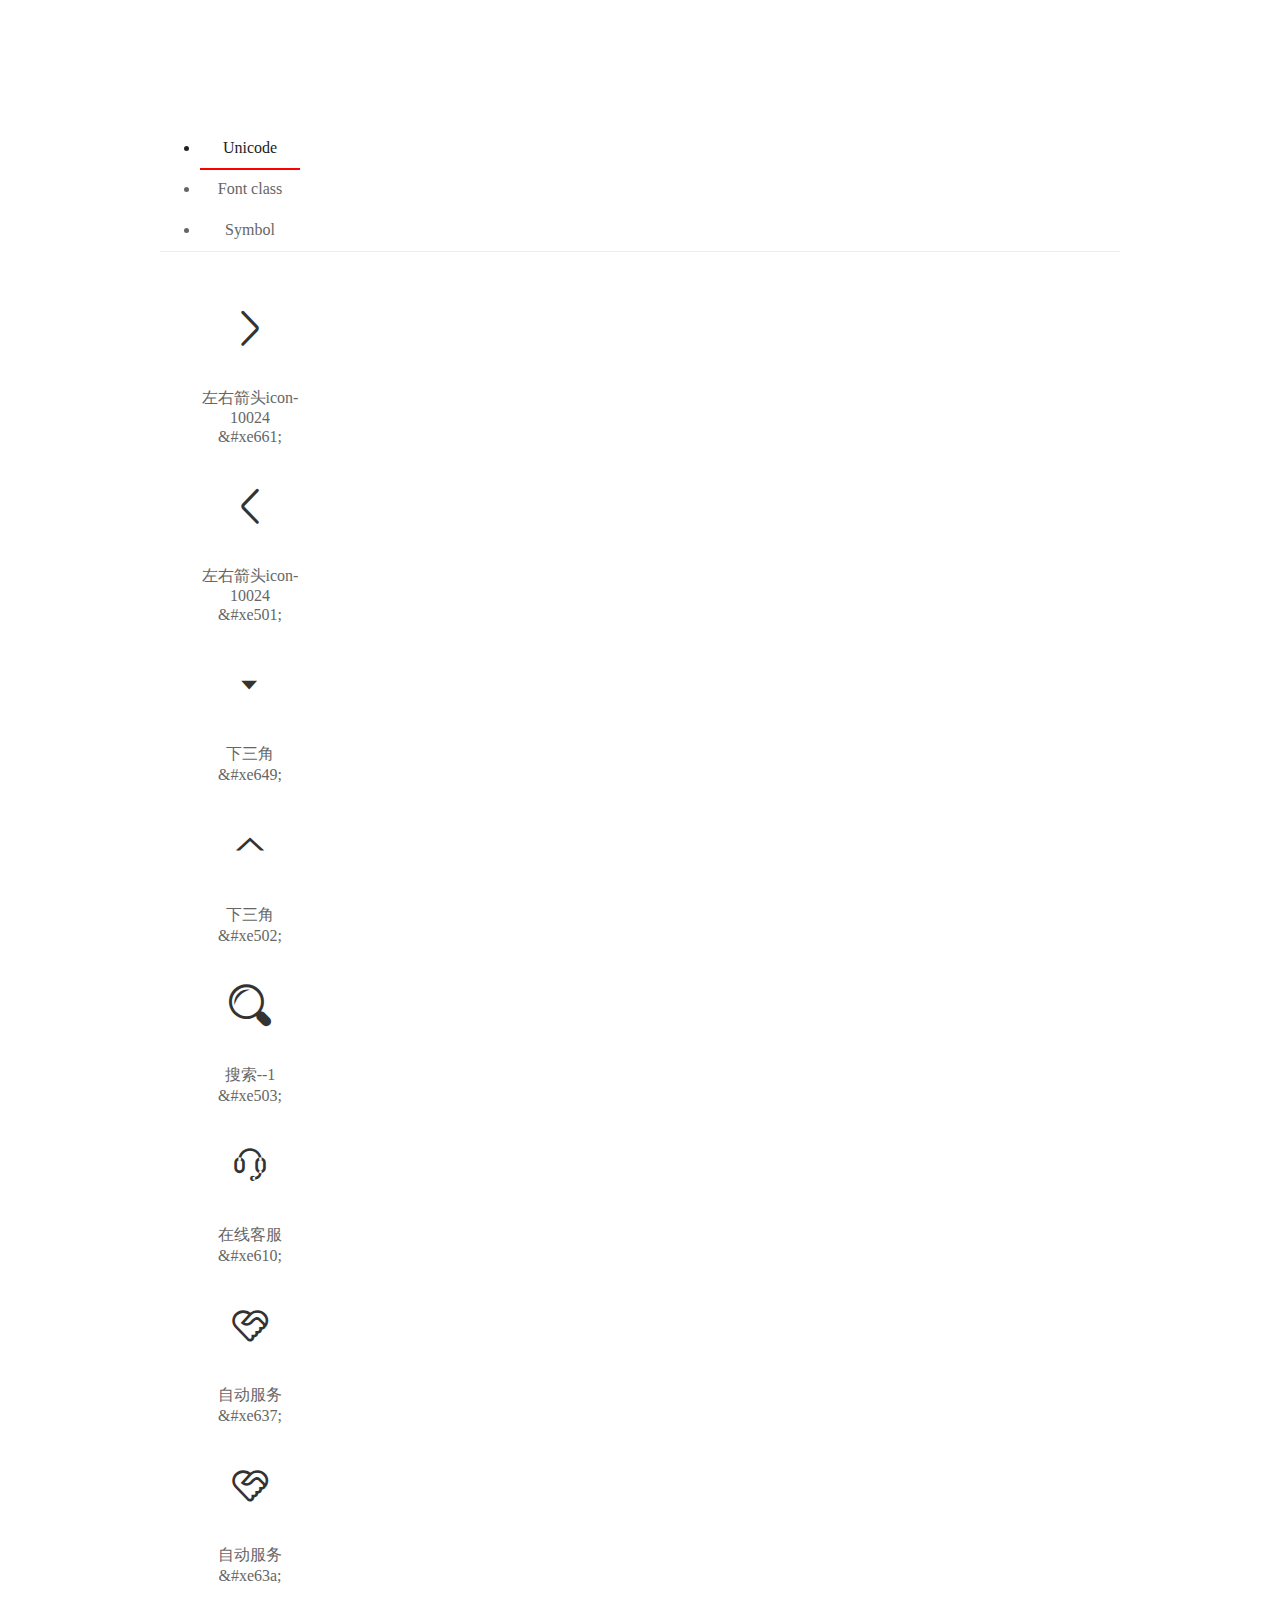
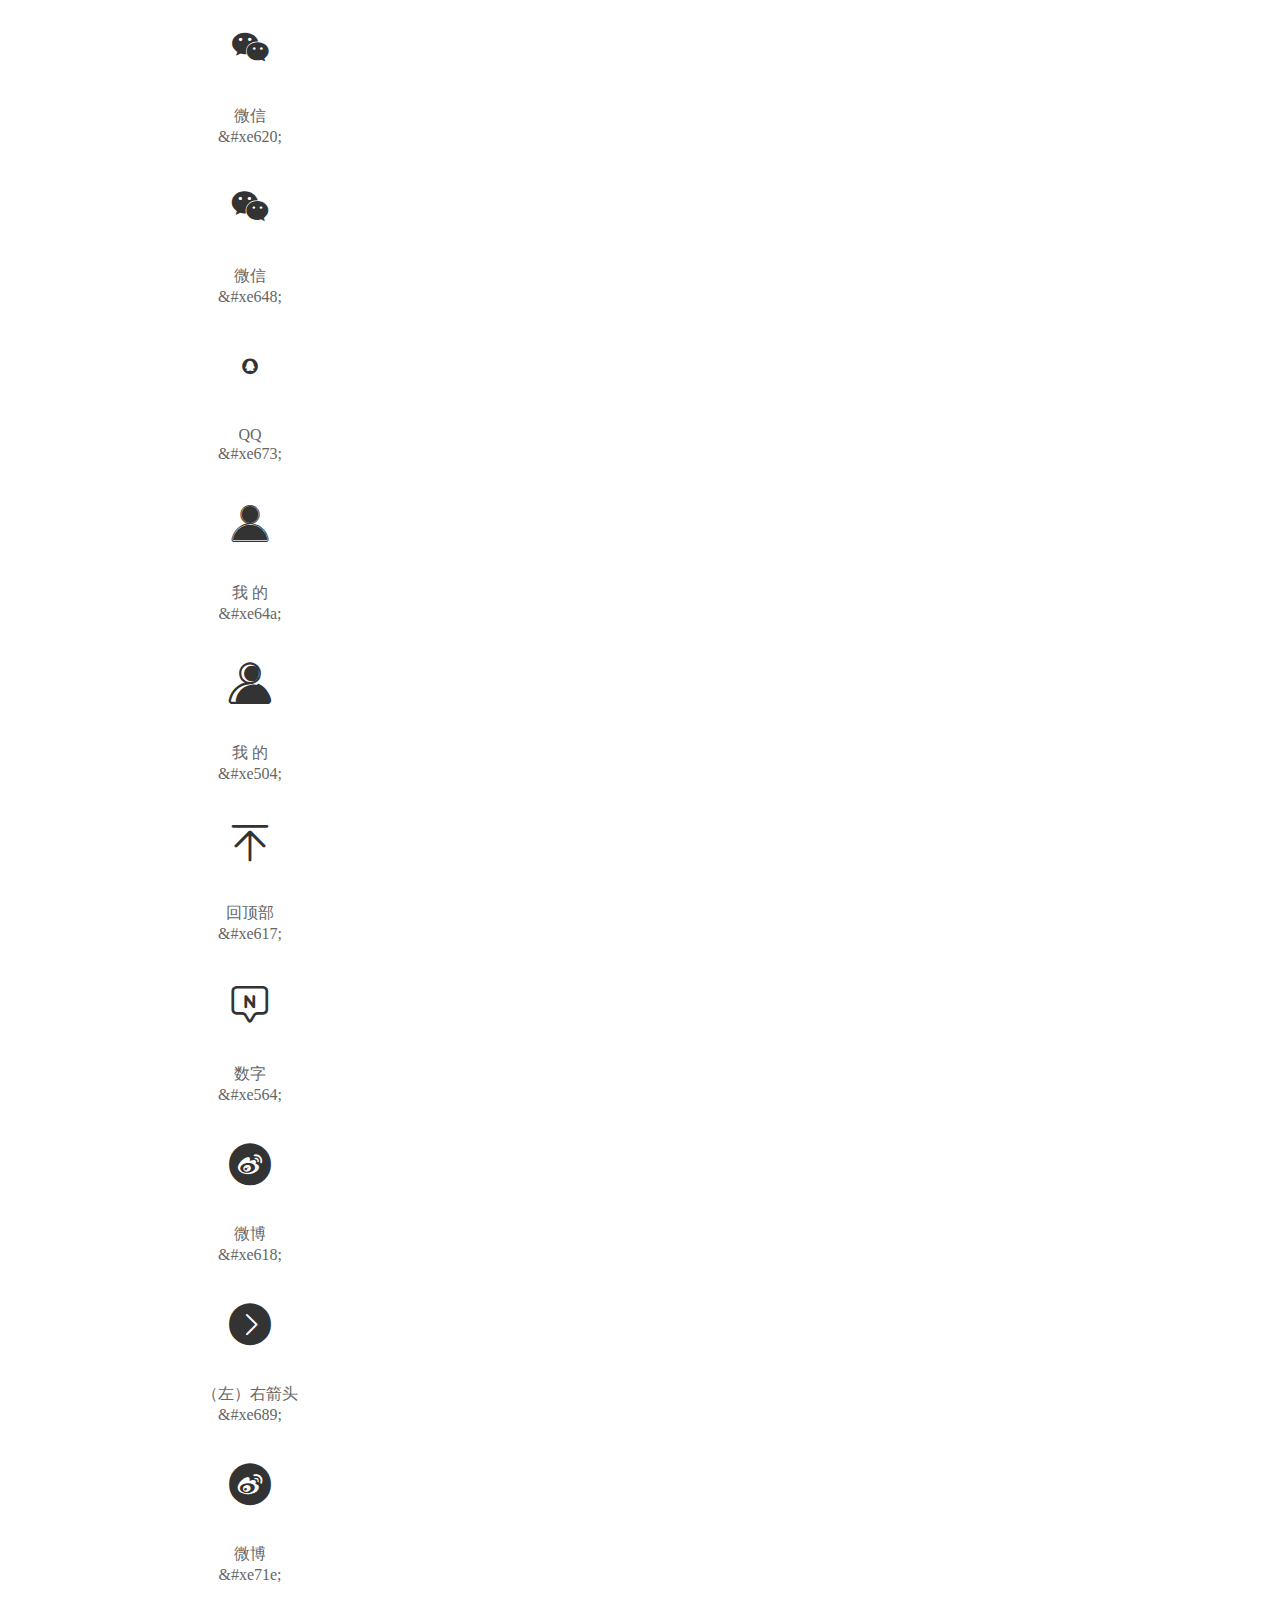
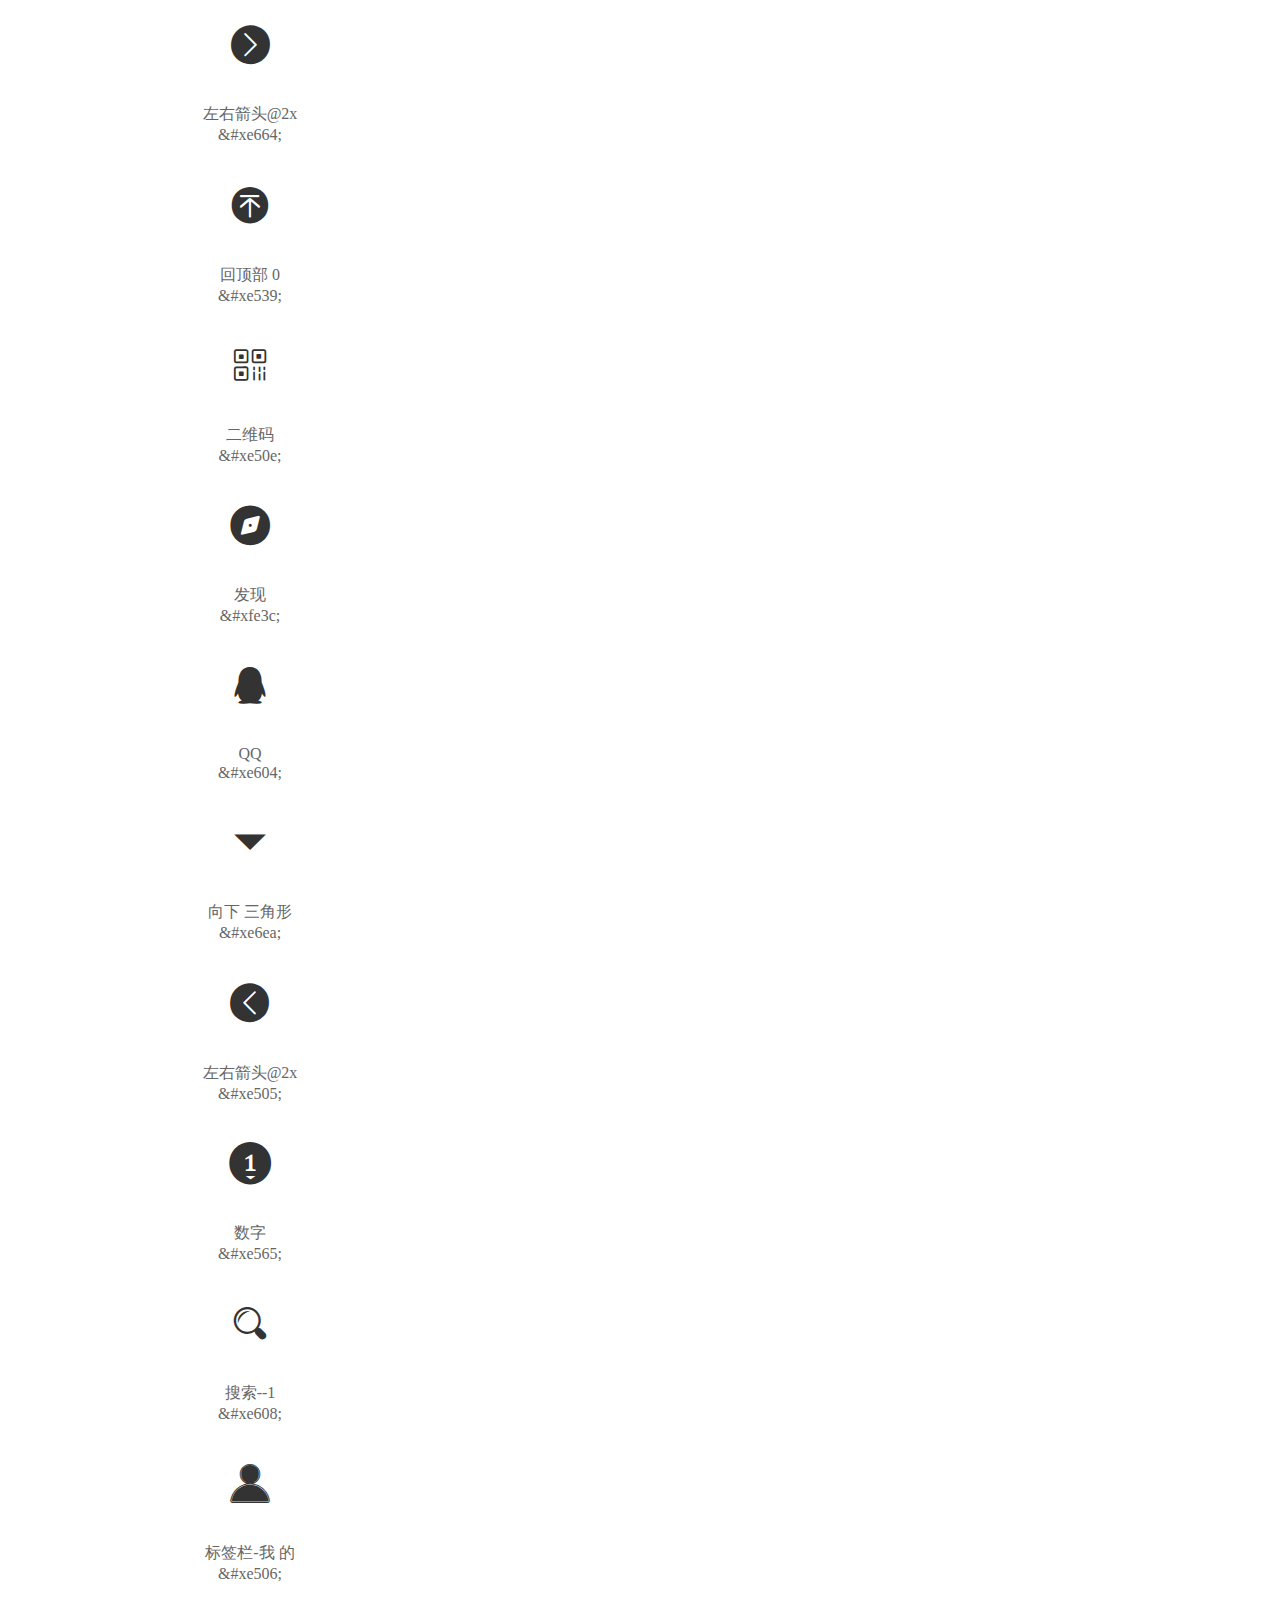
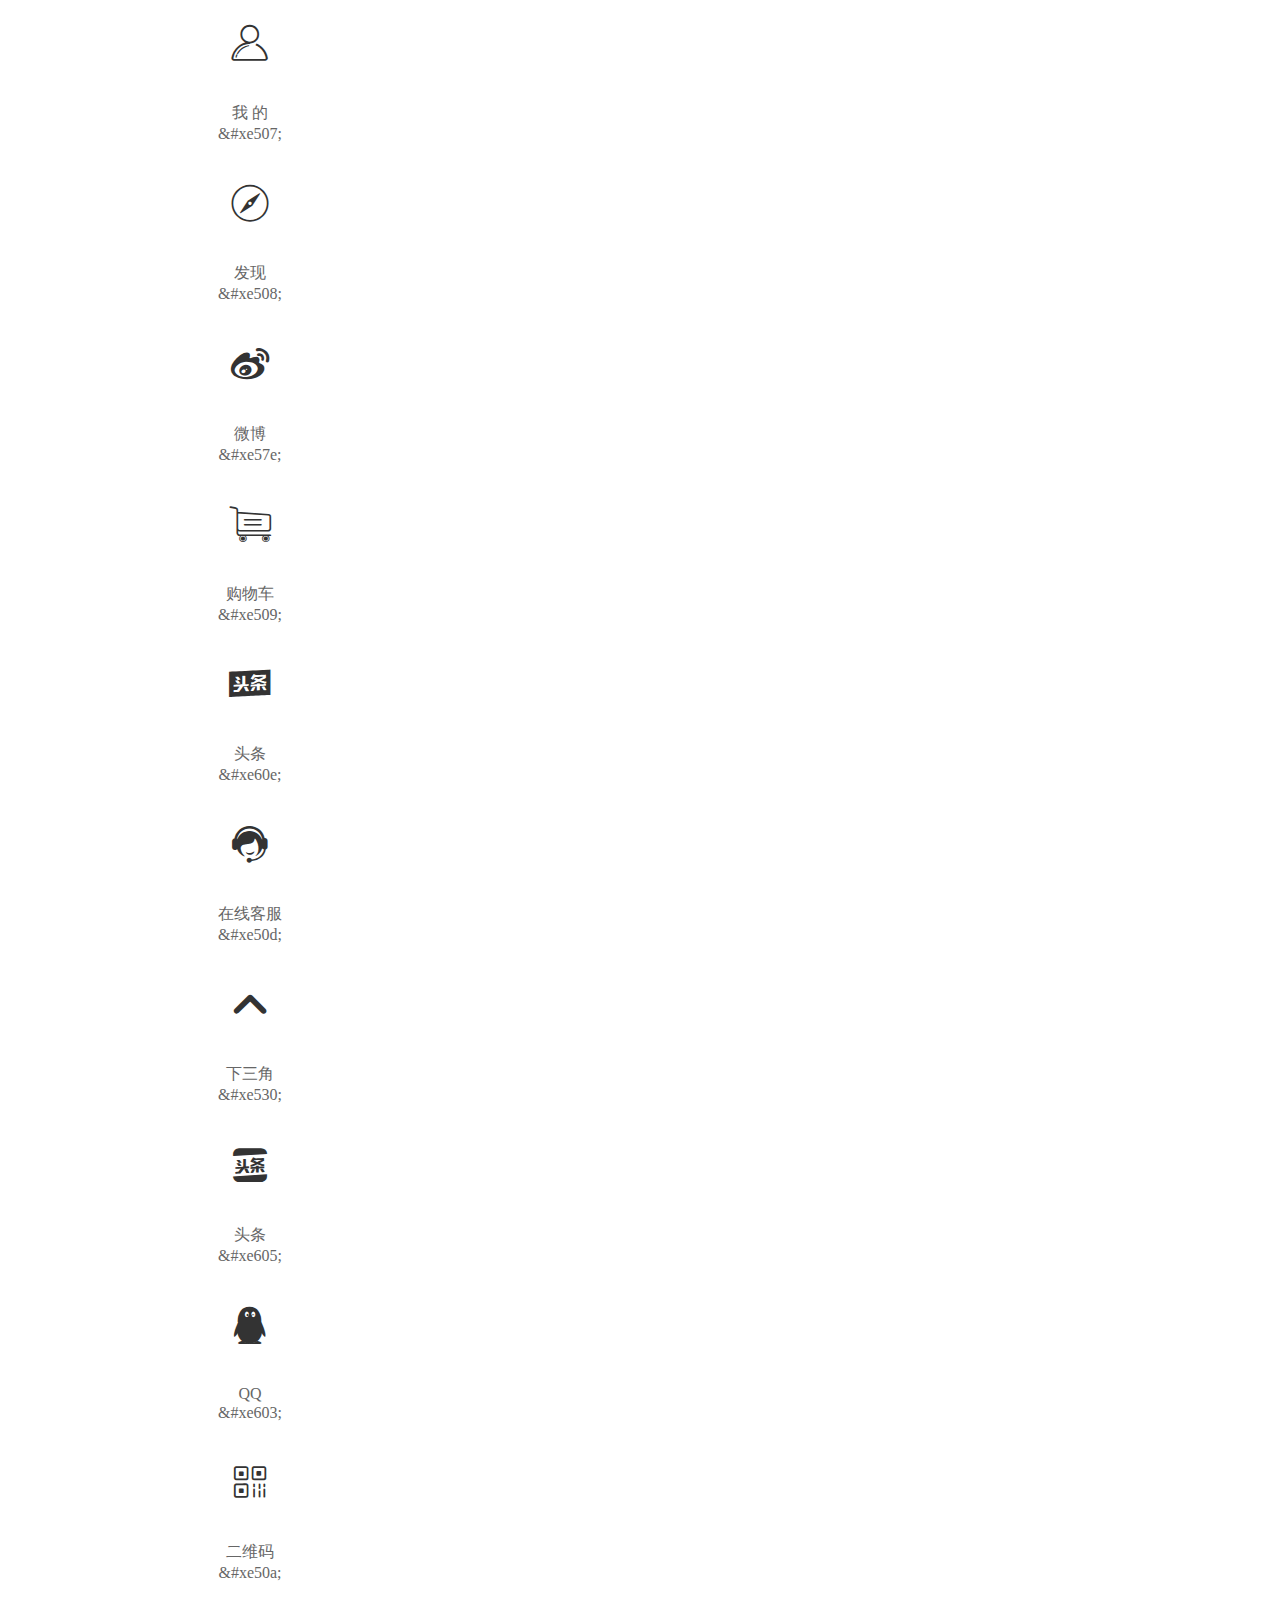
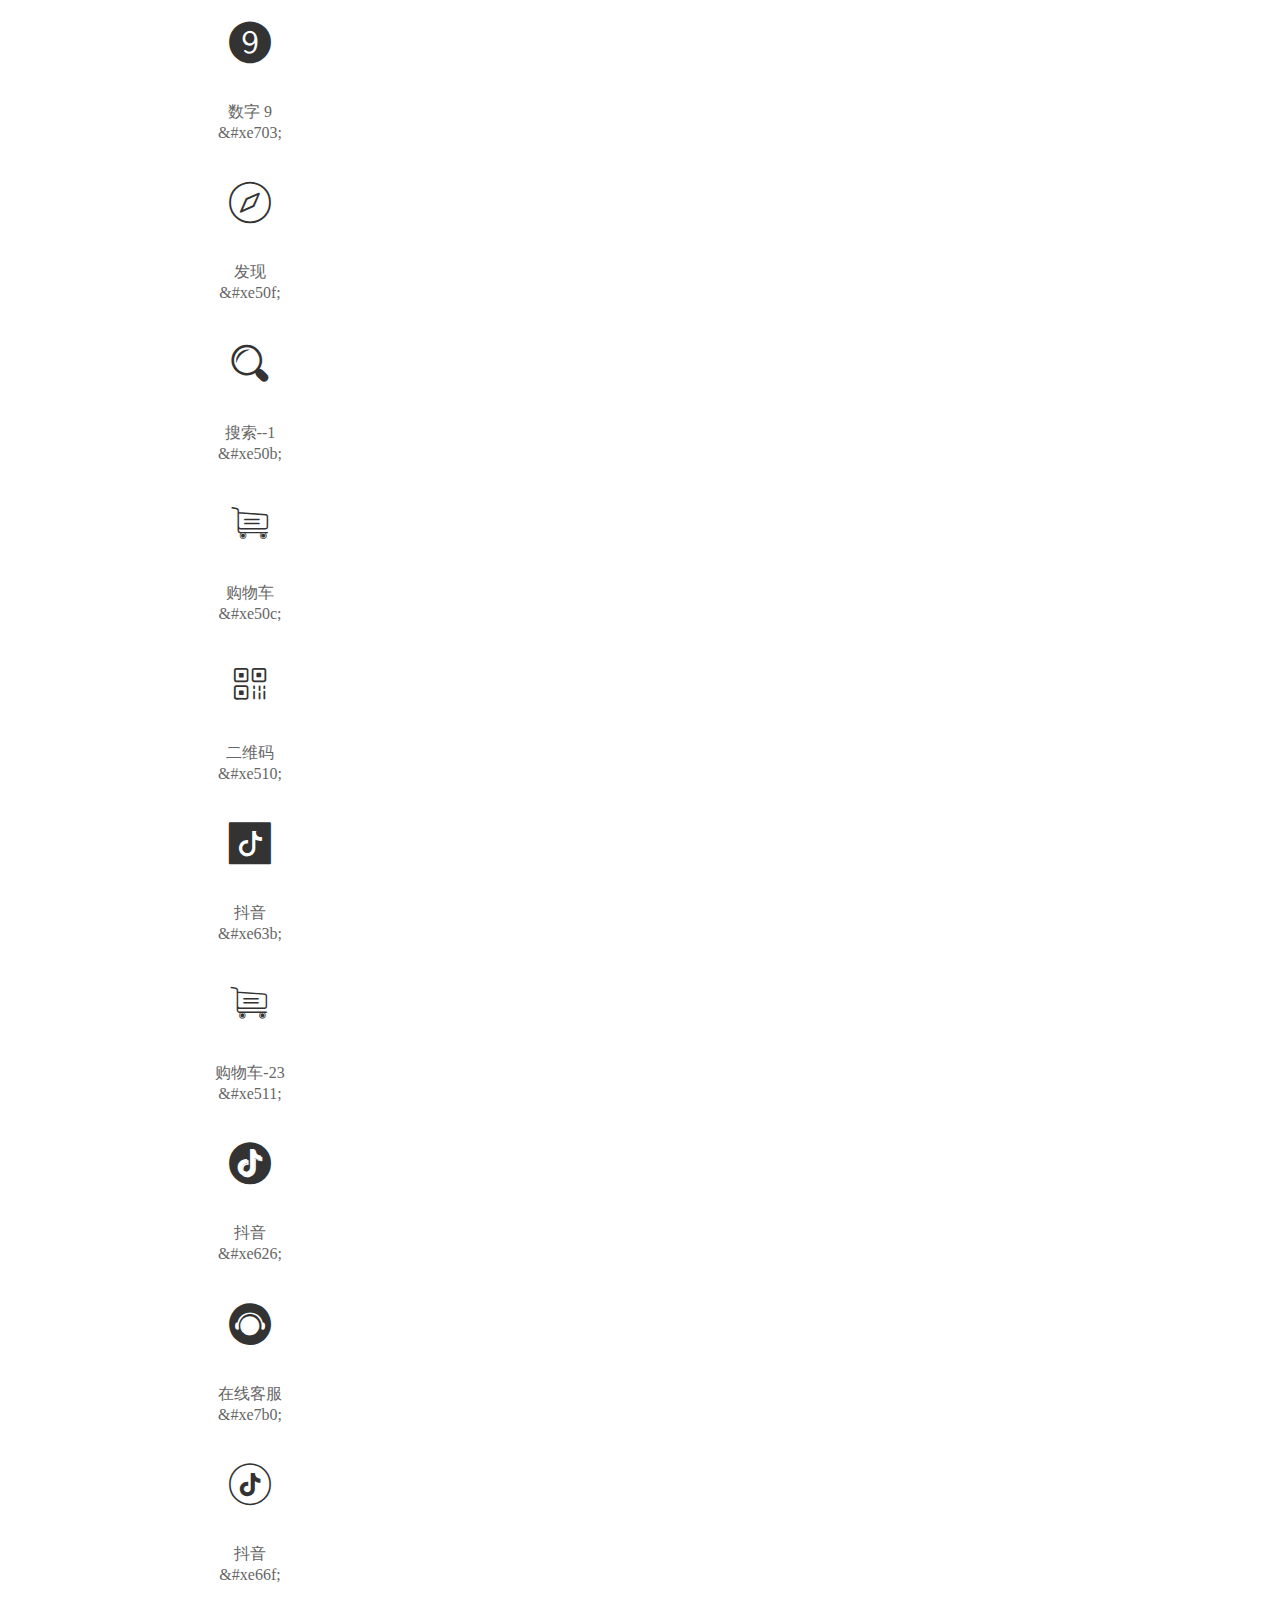
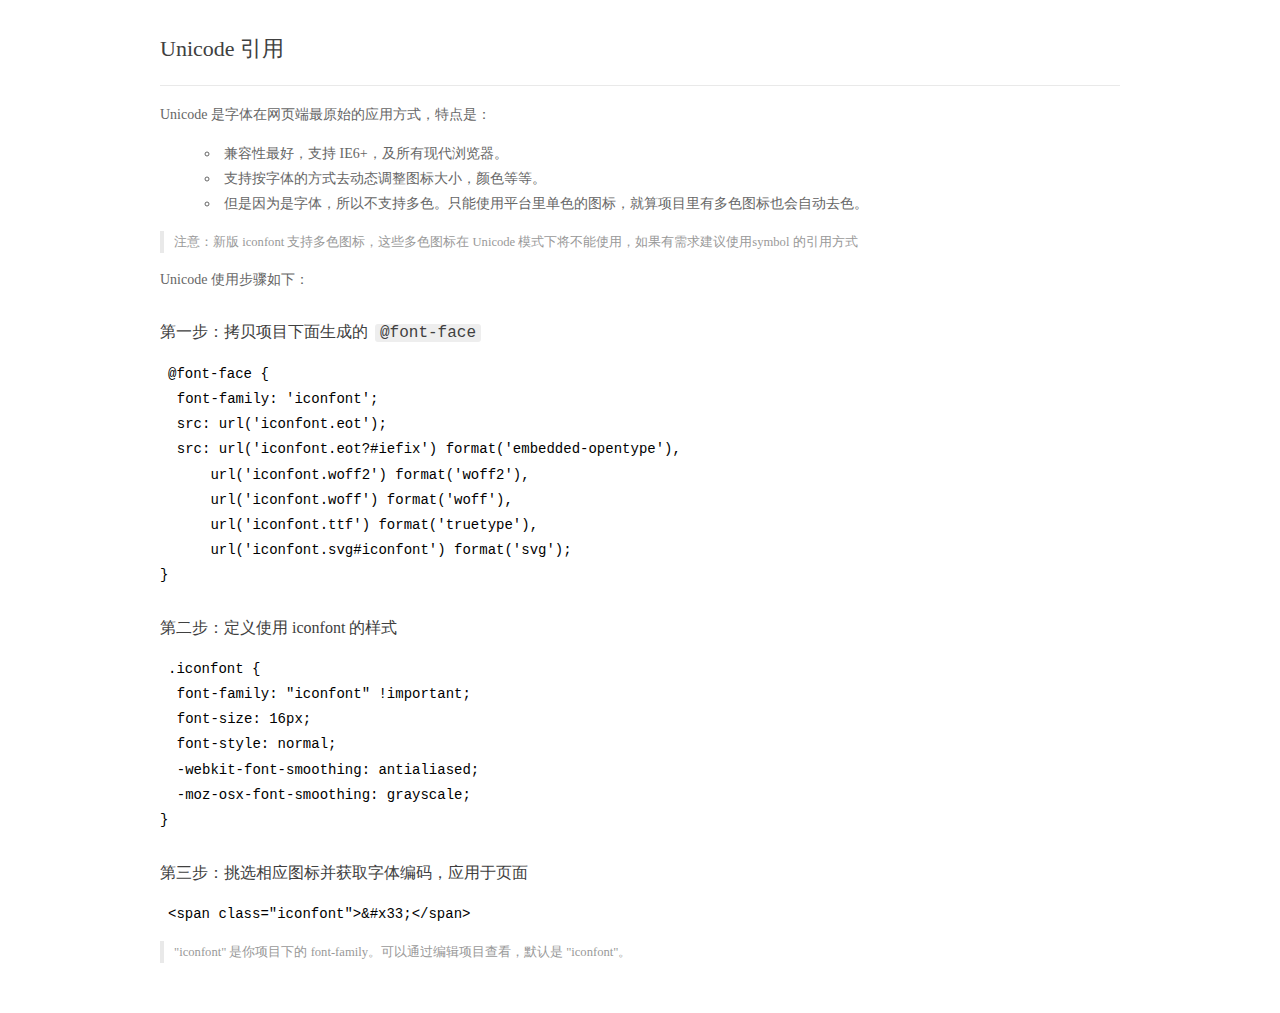
<file: HONOR/font/demo_index.html>
<!DOCTYPE html>
<html>
<head>
  <meta charset="utf-8"/>
  <title>IconFont Demo</title>
  <link rel="shortcut icon" href="https://img.alicdn.com/tps/i4/TB1_oz6GVXXXXaFXpXXJDFnIXXX-64-64.ico" type="image/x-icon"/>
  <link rel="stylesheet" href="https://g.alicdn.com/thx/cube/1.3.2/cube.min.css">
  <link rel="stylesheet" href="demo.css">
  <link rel="stylesheet" href="iconfont.css">
  <script src="iconfont.js"></script>
  <!-- jQuery -->
  <script src="https://a1.alicdn.com/oss/uploads/2018/12/26/7bfddb60-08e8-11e9-9b04-53e73bb6408b.js"></script>
  <!-- 代码高亮 -->
  <script src="https://a1.alicdn.com/oss/uploads/2018/12/26/a3f714d0-08e6-11e9-8a15-ebf944d7534c.js"></script>
</head>
<body>
  <div class="main">
    <h1 class="logo"><a href="https://www.iconfont.cn/" title="iconfont 首页" target="_blank">&#xe86b;</a></h1>
    <div class="nav-tabs">
      <ul id="tabs" class="dib-box">
        <li class="dib active"><span>Unicode</span></li>
        <li class="dib"><span>Font class</span></li>
        <li class="dib"><span>Symbol</span></li>
      </ul>
      
    </div>
    <div class="tab-container">
      <div class="content unicode" style="display: block;">
          <ul class="icon_lists dib-box">
          
            <li class="dib">
              <span class="icon iconfont">&#xe661;</span>
                <div class="name">左右箭头icon-10024</div>
                <div class="code-name">&amp;#xe661;</div>
              </li>
          
            <li class="dib">
              <span class="icon iconfont">&#xe501;</span>
                <div class="name">左右箭头icon-10024</div>
                <div class="code-name">&amp;#xe501;</div>
              </li>
          
            <li class="dib">
              <span class="icon iconfont">&#xe649;</span>
                <div class="name">下三角</div>
                <div class="code-name">&amp;#xe649;</div>
              </li>
          
            <li class="dib">
              <span class="icon iconfont">&#xe502;</span>
                <div class="name">下三角</div>
                <div class="code-name">&amp;#xe502;</div>
              </li>
          
            <li class="dib">
              <span class="icon iconfont">&#xe503;</span>
                <div class="name">搜索--1</div>
                <div class="code-name">&amp;#xe503;</div>
              </li>
          
            <li class="dib">
              <span class="icon iconfont">&#xe610;</span>
                <div class="name">在线客服</div>
                <div class="code-name">&amp;#xe610;</div>
              </li>
          
            <li class="dib">
              <span class="icon iconfont">&#xe637;</span>
                <div class="name">自动服务</div>
                <div class="code-name">&amp;#xe637;</div>
              </li>
          
            <li class="dib">
              <span class="icon iconfont">&#xe63a;</span>
                <div class="name">自动服务</div>
                <div class="code-name">&amp;#xe63a;</div>
              </li>
          
            <li class="dib">
              <span class="icon iconfont">&#xe620;</span>
                <div class="name">微信</div>
                <div class="code-name">&amp;#xe620;</div>
              </li>
          
            <li class="dib">
              <span class="icon iconfont">&#xe648;</span>
                <div class="name">微信</div>
                <div class="code-name">&amp;#xe648;</div>
              </li>
          
            <li class="dib">
              <span class="icon iconfont">&#xe673;</span>
                <div class="name">QQ</div>
                <div class="code-name">&amp;#xe673;</div>
              </li>
          
            <li class="dib">
              <span class="icon iconfont">&#xe64a;</span>
                <div class="name">我 的</div>
                <div class="code-name">&amp;#xe64a;</div>
              </li>
          
            <li class="dib">
              <span class="icon iconfont">&#xe504;</span>
                <div class="name">我 的</div>
                <div class="code-name">&amp;#xe504;</div>
              </li>
          
            <li class="dib">
              <span class="icon iconfont">&#xe617;</span>
                <div class="name">回顶部</div>
                <div class="code-name">&amp;#xe617;</div>
              </li>
          
            <li class="dib">
              <span class="icon iconfont">&#xe564;</span>
                <div class="name">数字</div>
                <div class="code-name">&amp;#xe564;</div>
              </li>
          
            <li class="dib">
              <span class="icon iconfont">&#xe618;</span>
                <div class="name">微博</div>
                <div class="code-name">&amp;#xe618;</div>
              </li>
          
            <li class="dib">
              <span class="icon iconfont">&#xe689;</span>
                <div class="name">（左）右箭头</div>
                <div class="code-name">&amp;#xe689;</div>
              </li>
          
            <li class="dib">
              <span class="icon iconfont">&#xe71e;</span>
                <div class="name">微博</div>
                <div class="code-name">&amp;#xe71e;</div>
              </li>
          
            <li class="dib">
              <span class="icon iconfont">&#xe664;</span>
                <div class="name">左右箭头@2x</div>
                <div class="code-name">&amp;#xe664;</div>
              </li>
          
            <li class="dib">
              <span class="icon iconfont">&#xe539;</span>
                <div class="name">回顶部 0</div>
                <div class="code-name">&amp;#xe539;</div>
              </li>
          
            <li class="dib">
              <span class="icon iconfont">&#xe50e;</span>
                <div class="name">二维码</div>
                <div class="code-name">&amp;#xe50e;</div>
              </li>
          
            <li class="dib">
              <span class="icon iconfont">&#xfe3c;</span>
                <div class="name">发现</div>
                <div class="code-name">&amp;#xfe3c;</div>
              </li>
          
            <li class="dib">
              <span class="icon iconfont">&#xe604;</span>
                <div class="name">QQ</div>
                <div class="code-name">&amp;#xe604;</div>
              </li>
          
            <li class="dib">
              <span class="icon iconfont">&#xe6ea;</span>
                <div class="name">向下 三角形</div>
                <div class="code-name">&amp;#xe6ea;</div>
              </li>
          
            <li class="dib">
              <span class="icon iconfont">&#xe505;</span>
                <div class="name">左右箭头@2x</div>
                <div class="code-name">&amp;#xe505;</div>
              </li>
          
            <li class="dib">
              <span class="icon iconfont">&#xe565;</span>
                <div class="name">数字</div>
                <div class="code-name">&amp;#xe565;</div>
              </li>
          
            <li class="dib">
              <span class="icon iconfont">&#xe608;</span>
                <div class="name">搜索--1</div>
                <div class="code-name">&amp;#xe608;</div>
              </li>
          
            <li class="dib">
              <span class="icon iconfont">&#xe506;</span>
                <div class="name">标签栏-我 的</div>
                <div class="code-name">&amp;#xe506;</div>
              </li>
          
            <li class="dib">
              <span class="icon iconfont">&#xe507;</span>
                <div class="name">我 的</div>
                <div class="code-name">&amp;#xe507;</div>
              </li>
          
            <li class="dib">
              <span class="icon iconfont">&#xe508;</span>
                <div class="name">发现</div>
                <div class="code-name">&amp;#xe508;</div>
              </li>
          
            <li class="dib">
              <span class="icon iconfont">&#xe57e;</span>
                <div class="name">微博</div>
                <div class="code-name">&amp;#xe57e;</div>
              </li>
          
            <li class="dib">
              <span class="icon iconfont">&#xe509;</span>
                <div class="name">购物车</div>
                <div class="code-name">&amp;#xe509;</div>
              </li>
          
            <li class="dib">
              <span class="icon iconfont">&#xe60e;</span>
                <div class="name">头条</div>
                <div class="code-name">&amp;#xe60e;</div>
              </li>
          
            <li class="dib">
              <span class="icon iconfont">&#xe50d;</span>
                <div class="name">在线客服</div>
                <div class="code-name">&amp;#xe50d;</div>
              </li>
          
            <li class="dib">
              <span class="icon iconfont">&#xe530;</span>
                <div class="name">下三角</div>
                <div class="code-name">&amp;#xe530;</div>
              </li>
          
            <li class="dib">
              <span class="icon iconfont">&#xe605;</span>
                <div class="name">头条</div>
                <div class="code-name">&amp;#xe605;</div>
              </li>
          
            <li class="dib">
              <span class="icon iconfont">&#xe603;</span>
                <div class="name">QQ</div>
                <div class="code-name">&amp;#xe603;</div>
              </li>
          
            <li class="dib">
              <span class="icon iconfont">&#xe50a;</span>
                <div class="name">二维码</div>
                <div class="code-name">&amp;#xe50a;</div>
              </li>
          
            <li class="dib">
              <span class="icon iconfont">&#xe703;</span>
                <div class="name">数字 9</div>
                <div class="code-name">&amp;#xe703;</div>
              </li>
          
            <li class="dib">
              <span class="icon iconfont">&#xe50f;</span>
                <div class="name">发现</div>
                <div class="code-name">&amp;#xe50f;</div>
              </li>
          
            <li class="dib">
              <span class="icon iconfont">&#xe50b;</span>
                <div class="name">搜索--1</div>
                <div class="code-name">&amp;#xe50b;</div>
              </li>
          
            <li class="dib">
              <span class="icon iconfont">&#xe50c;</span>
                <div class="name">购物车</div>
                <div class="code-name">&amp;#xe50c;</div>
              </li>
          
            <li class="dib">
              <span class="icon iconfont">&#xe510;</span>
                <div class="name">二维码</div>
                <div class="code-name">&amp;#xe510;</div>
              </li>
          
            <li class="dib">
              <span class="icon iconfont">&#xe63b;</span>
                <div class="name">抖音</div>
                <div class="code-name">&amp;#xe63b;</div>
              </li>
          
            <li class="dib">
              <span class="icon iconfont">&#xe511;</span>
                <div class="name">购物车-23</div>
                <div class="code-name">&amp;#xe511;</div>
              </li>
          
            <li class="dib">
              <span class="icon iconfont">&#xe626;</span>
                <div class="name">抖音</div>
                <div class="code-name">&amp;#xe626;</div>
              </li>
          
            <li class="dib">
              <span class="icon iconfont">&#xe7b0;</span>
                <div class="name">在线客服</div>
                <div class="code-name">&amp;#xe7b0;</div>
              </li>
          
            <li class="dib">
              <span class="icon iconfont">&#xe66f;</span>
                <div class="name">抖音</div>
                <div class="code-name">&amp;#xe66f;</div>
              </li>
          
          </ul>
          <div class="article markdown">
          <h2 id="unicode-">Unicode 引用</h2>
          <hr>

          <p>Unicode 是字体在网页端最原始的应用方式，特点是：</p>
          <ul>
            <li>兼容性最好，支持 IE6+，及所有现代浏览器。</li>
            <li>支持按字体的方式去动态调整图标大小，颜色等等。</li>
            <li>但是因为是字体，所以不支持多色。只能使用平台里单色的图标，就算项目里有多色图标也会自动去色。</li>
          </ul>
          <blockquote>
            <p>注意：新版 iconfont 支持多色图标，这些多色图标在 Unicode 模式下将不能使用，如果有需求建议使用symbol 的引用方式</p>
          </blockquote>
          <p>Unicode 使用步骤如下：</p>
          <h3 id="-font-face">第一步：拷贝项目下面生成的 <code>@font-face</code></h3>
<pre><code class="language-css"
>@font-face {
  font-family: 'iconfont';
  src: url('iconfont.eot');
  src: url('iconfont.eot?#iefix') format('embedded-opentype'),
      url('iconfont.woff2') format('woff2'),
      url('iconfont.woff') format('woff'),
      url('iconfont.ttf') format('truetype'),
      url('iconfont.svg#iconfont') format('svg');
}
</code></pre>
          <h3 id="-iconfont-">第二步：定义使用 iconfont 的样式</h3>
<pre><code class="language-css"
>.iconfont {
  font-family: "iconfont" !important;
  font-size: 16px;
  font-style: normal;
  -webkit-font-smoothing: antialiased;
  -moz-osx-font-smoothing: grayscale;
}
</code></pre>
          <h3 id="-">第三步：挑选相应图标并获取字体编码，应用于页面</h3>
<pre>
<code class="language-html"
>&lt;span class="iconfont"&gt;&amp;#x33;&lt;/span&gt;
</code></pre>
          <blockquote>
            <p>"iconfont" 是你项目下的 font-family。可以通过编辑项目查看，默认是 "iconfont"。</p>
          </blockquote>
          </div>
      </div>
      <div class="content font-class">
        <ul class="icon_lists dib-box">
          
          <li class="dib">
            <span class="icon iconfont icon-zuoyoujiantouicon10024"></span>
            <div class="name">
              左右箭头icon-10024
            </div>
            <div class="code-name">.icon-zuoyoujiantouicon10024
            </div>
          </li>
          
          <li class="dib">
            <span class="icon iconfont icon-zuoyoujiantouicon100241"></span>
            <div class="name">
              左右箭头icon-10024
            </div>
            <div class="code-name">.icon-zuoyoujiantouicon100241
            </div>
          </li>
          
          <li class="dib">
            <span class="icon iconfont icon-xiasanjiao"></span>
            <div class="name">
              下三角
            </div>
            <div class="code-name">.icon-xiasanjiao
            </div>
          </li>
          
          <li class="dib">
            <span class="icon iconfont icon-xiasanjiao1"></span>
            <div class="name">
              下三角
            </div>
            <div class="code-name">.icon-xiasanjiao1
            </div>
          </li>
          
          <li class="dib">
            <span class="icon iconfont icon-suosou"></span>
            <div class="name">
              搜索--1
            </div>
            <div class="code-name">.icon-suosou
            </div>
          </li>
          
          <li class="dib">
            <span class="icon iconfont icon-kefu"></span>
            <div class="name">
              在线客服
            </div>
            <div class="code-name">.icon-kefu
            </div>
          </li>
          
          <li class="dib">
            <span class="icon iconfont icon-zidongfuwu"></span>
            <div class="name">
              自动服务
            </div>
            <div class="code-name">.icon-zidongfuwu
            </div>
          </li>
          
          <li class="dib">
            <span class="icon iconfont icon-zidongfuwu1"></span>
            <div class="name">
              自动服务
            </div>
            <div class="code-name">.icon-zidongfuwu1
            </div>
          </li>
          
          <li class="dib">
            <span class="icon iconfont icon-weixin"></span>
            <div class="name">
              微信
            </div>
            <div class="code-name">.icon-weixin
            </div>
          </li>
          
          <li class="dib">
            <span class="icon iconfont icon-weixin1"></span>
            <div class="name">
              微信
            </div>
            <div class="code-name">.icon-weixin1
            </div>
          </li>
          
          <li class="dib">
            <span class="icon iconfont icon-QQ"></span>
            <div class="name">
              QQ
            </div>
            <div class="code-name">.icon-QQ
            </div>
          </li>
          
          <li class="dib">
            <span class="icon iconfont icon-wode"></span>
            <div class="name">
              我 的
            </div>
            <div class="code-name">.icon-wode
            </div>
          </li>
          
          <li class="dib">
            <span class="icon iconfont icon-wode1"></span>
            <div class="name">
              我 的
            </div>
            <div class="code-name">.icon-wode1
            </div>
          </li>
          
          <li class="dib">
            <span class="icon iconfont icon-huidingbu"></span>
            <div class="name">
              回顶部
            </div>
            <div class="code-name">.icon-huidingbu
            </div>
          </li>
          
          <li class="dib">
            <span class="icon iconfont icon-shuzi"></span>
            <div class="name">
              数字
            </div>
            <div class="code-name">.icon-shuzi
            </div>
          </li>
          
          <li class="dib">
            <span class="icon iconfont icon-weibo"></span>
            <div class="name">
              微博
            </div>
            <div class="code-name">.icon-weibo
            </div>
          </li>
          
          <li class="dib">
            <span class="icon iconfont icon-zuoyoujiantou"></span>
            <div class="name">
              （左）右箭头
            </div>
            <div class="code-name">.icon-zuoyoujiantou
            </div>
          </li>
          
          <li class="dib">
            <span class="icon iconfont icon-weibo1"></span>
            <div class="name">
              微博
            </div>
            <div class="code-name">.icon-weibo1
            </div>
          </li>
          
          <li class="dib">
            <span class="icon iconfont icon-zuoyoujiantoux"></span>
            <div class="name">
              左右箭头@2x
            </div>
            <div class="code-name">.icon-zuoyoujiantoux
            </div>
          </li>
          
          <li class="dib">
            <span class="icon iconfont icon-huidingbu1"></span>
            <div class="name">
              回顶部 0
            </div>
            <div class="code-name">.icon-huidingbu1
            </div>
          </li>
          
          <li class="dib">
            <span class="icon iconfont icon-qrcode"></span>
            <div class="name">
              二维码
            </div>
            <div class="code-name">.icon-qrcode
            </div>
          </li>
          
          <li class="dib">
            <span class="icon iconfont icon-faxian"></span>
            <div class="name">
              发现
            </div>
            <div class="code-name">.icon-faxian
            </div>
          </li>
          
          <li class="dib">
            <span class="icon iconfont icon-QQ1"></span>
            <div class="name">
              QQ
            </div>
            <div class="code-name">.icon-QQ1
            </div>
          </li>
          
          <li class="dib">
            <span class="icon iconfont icon-xiangxiasanjiaoxing"></span>
            <div class="name">
              向下 三角形
            </div>
            <div class="code-name">.icon-xiangxiasanjiaoxing
            </div>
          </li>
          
          <li class="dib">
            <span class="icon iconfont icon-zuoyoujiantoux1"></span>
            <div class="name">
              左右箭头@2x
            </div>
            <div class="code-name">.icon-zuoyoujiantoux1
            </div>
          </li>
          
          <li class="dib">
            <span class="icon iconfont icon-NzmV1nzmStepper"></span>
            <div class="name">
              数字
            </div>
            <div class="code-name">.icon-NzmV1nzmStepper
            </div>
          </li>
          
          <li class="dib">
            <span class="icon iconfont icon-sousuo"></span>
            <div class="name">
              搜索--1
            </div>
            <div class="code-name">.icon-sousuo
            </div>
          </li>
          
          <li class="dib">
            <span class="icon iconfont icon-wode2"></span>
            <div class="name">
              标签栏-我 的
            </div>
            <div class="code-name">.icon-wode2
            </div>
          </li>
          
          <li class="dib">
            <span class="icon iconfont icon-Icon_wode"></span>
            <div class="name">
              我 的
            </div>
            <div class="code-name">.icon-Icon_wode
            </div>
          </li>
          
          <li class="dib">
            <span class="icon iconfont icon-discover"></span>
            <div class="name">
              发现
            </div>
            <div class="code-name">.icon-discover
            </div>
          </li>
          
          <li class="dib">
            <span class="icon iconfont icon-weibo2"></span>
            <div class="name">
              微博
            </div>
            <div class="code-name">.icon-weibo2
            </div>
          </li>
          
          <li class="dib">
            <span class="icon iconfont icon-che"></span>
            <div class="name">
              购物车
            </div>
            <div class="code-name">.icon-che
            </div>
          </li>
          
          <li class="dib">
            <span class="icon iconfont icon-toutiao"></span>
            <div class="name">
              头条
            </div>
            <div class="code-name">.icon-toutiao
            </div>
          </li>
          
          <li class="dib">
            <span class="icon iconfont icon-kefu1"></span>
            <div class="name">
              在线客服
            </div>
            <div class="code-name">.icon-kefu1
            </div>
          </li>
          
          <li class="dib">
            <span class="icon iconfont icon-xiasanjiao2"></span>
            <div class="name">
              下三角
            </div>
            <div class="code-name">.icon-xiasanjiao2
            </div>
          </li>
          
          <li class="dib">
            <span class="icon iconfont icon-toutiao1"></span>
            <div class="name">
              头条
            </div>
            <div class="code-name">.icon-toutiao1
            </div>
          </li>
          
          <li class="dib">
            <span class="icon iconfont icon-QQ2"></span>
            <div class="name">
              QQ
            </div>
            <div class="code-name">.icon-QQ2
            </div>
          </li>
          
          <li class="dib">
            <span class="icon iconfont icon-ico"></span>
            <div class="name">
              二维码
            </div>
            <div class="code-name">.icon-ico
            </div>
          </li>
          
          <li class="dib">
            <span class="icon iconfont icon-shuzi9"></span>
            <div class="name">
              数字 9
            </div>
            <div class="code-name">.icon-shuzi9
            </div>
          </li>
          
          <li class="dib">
            <span class="icon iconfont icon-faxian1"></span>
            <div class="name">
              发现
            </div>
            <div class="code-name">.icon-faxian1
            </div>
          </li>
          
          <li class="dib">
            <span class="icon iconfont icon-sousuo1"></span>
            <div class="name">
              搜索--1
            </div>
            <div class="code-name">.icon-sousuo1
            </div>
          </li>
          
          <li class="dib">
            <span class="icon iconfont icon-gouwuche"></span>
            <div class="name">
              购物车
            </div>
            <div class="code-name">.icon-gouwuche
            </div>
          </li>
          
          <li class="dib">
            <span class="icon iconfont icon-qrcode1"></span>
            <div class="name">
              二维码
            </div>
            <div class="code-name">.icon-qrcode1
            </div>
          </li>
          
          <li class="dib">
            <span class="icon iconfont icon-douyin"></span>
            <div class="name">
              抖音
            </div>
            <div class="code-name">.icon-douyin
            </div>
          </li>
          
          <li class="dib">
            <span class="icon iconfont icon-gouwuche1"></span>
            <div class="name">
              购物车-23
            </div>
            <div class="code-name">.icon-gouwuche1
            </div>
          </li>
          
          <li class="dib">
            <span class="icon iconfont icon-douyin1"></span>
            <div class="name">
              抖音
            </div>
            <div class="code-name">.icon-douyin1
            </div>
          </li>
          
          <li class="dib">
            <span class="icon iconfont icon-zaixiankefu"></span>
            <div class="name">
              在线客服
            </div>
            <div class="code-name">.icon-zaixiankefu
            </div>
          </li>
          
          <li class="dib">
            <span class="icon iconfont icon-douyin2"></span>
            <div class="name">
              抖音
            </div>
            <div class="code-name">.icon-douyin2
            </div>
          </li>
          
        </ul>
        <div class="article markdown">
        <h2 id="font-class-">font-class 引用</h2>
        <hr>

        <p>font-class 是 Unicode 使用方式的一种变种，主要是解决 Unicode 书写不直观，语意不明确的问题。</p>
        <p>与 Unicode 使用方式相比，具有如下特点：</p>
        <ul>
          <li>兼容性良好，支持 IE8+，及所有现代浏览器。</li>
          <li>相比于 Unicode 语意明确，书写更直观。可以很容易分辨这个 icon 是什么。</li>
          <li>因为使用 class 来定义图标，所以当要替换图标时，只需要修改 class 里面的 Unicode 引用。</li>
          <li>不过因为本质上还是使用的字体，所以多色图标还是不支持的。</li>
        </ul>
        <p>使用步骤如下：</p>
        <h3 id="-fontclass-">第一步：引入项目下面生成的 fontclass 代码：</h3>
<pre><code class="language-html">&lt;link rel="stylesheet" href="./iconfont.css"&gt;
</code></pre>
        <h3 id="-">第二步：挑选相应图标并获取类名，应用于页面：</h3>
<pre><code class="language-html">&lt;span class="iconfont icon-xxx"&gt;&lt;/span&gt;
</code></pre>
        <blockquote>
          <p>"
            iconfont" 是你项目下的 font-family。可以通过编辑项目查看，默认是 "iconfont"。</p>
        </blockquote>
      </div>
      </div>
      <div class="content symbol">
          <ul class="icon_lists dib-box">
          
            <li class="dib">
                <svg class="icon svg-icon" aria-hidden="true">
                  <use xlink:href="#icon-zuoyoujiantouicon10024"></use>
                </svg>
                <div class="name">左右箭头icon-10024</div>
                <div class="code-name">#icon-zuoyoujiantouicon10024</div>
            </li>
          
            <li class="dib">
                <svg class="icon svg-icon" aria-hidden="true">
                  <use xlink:href="#icon-zuoyoujiantouicon100241"></use>
                </svg>
                <div class="name">左右箭头icon-10024</div>
                <div class="code-name">#icon-zuoyoujiantouicon100241</div>
            </li>
          
            <li class="dib">
                <svg class="icon svg-icon" aria-hidden="true">
                  <use xlink:href="#icon-xiasanjiao"></use>
                </svg>
                <div class="name">下三角</div>
                <div class="code-name">#icon-xiasanjiao</div>
            </li>
          
            <li class="dib">
                <svg class="icon svg-icon" aria-hidden="true">
                  <use xlink:href="#icon-xiasanjiao1"></use>
                </svg>
                <div class="name">下三角</div>
                <div class="code-name">#icon-xiasanjiao1</div>
            </li>
          
            <li class="dib">
                <svg class="icon svg-icon" aria-hidden="true">
                  <use xlink:href="#icon-suosou"></use>
                </svg>
                <div class="name">搜索--1</div>
                <div class="code-name">#icon-suosou</div>
            </li>
          
            <li class="dib">
                <svg class="icon svg-icon" aria-hidden="true">
                  <use xlink:href="#icon-kefu"></use>
                </svg>
                <div class="name">在线客服</div>
                <div class="code-name">#icon-kefu</div>
            </li>
          
            <li class="dib">
                <svg class="icon svg-icon" aria-hidden="true">
                  <use xlink:href="#icon-zidongfuwu"></use>
                </svg>
                <div class="name">自动服务</div>
                <div class="code-name">#icon-zidongfuwu</div>
            </li>
          
            <li class="dib">
                <svg class="icon svg-icon" aria-hidden="true">
                  <use xlink:href="#icon-zidongfuwu1"></use>
                </svg>
                <div class="name">自动服务</div>
                <div class="code-name">#icon-zidongfuwu1</div>
            </li>
          
            <li class="dib">
                <svg class="icon svg-icon" aria-hidden="true">
                  <use xlink:href="#icon-weixin"></use>
                </svg>
                <div class="name">微信</div>
                <div class="code-name">#icon-weixin</div>
            </li>
          
            <li class="dib">
                <svg class="icon svg-icon" aria-hidden="true">
                  <use xlink:href="#icon-weixin1"></use>
                </svg>
                <div class="name">微信</div>
                <div class="code-name">#icon-weixin1</div>
            </li>
          
            <li class="dib">
                <svg class="icon svg-icon" aria-hidden="true">
                  <use xlink:href="#icon-QQ"></use>
                </svg>
                <div class="name">QQ</div>
                <div class="code-name">#icon-QQ</div>
            </li>
          
            <li class="dib">
                <svg class="icon svg-icon" aria-hidden="true">
                  <use xlink:href="#icon-wode"></use>
                </svg>
                <div class="name">我 的</div>
                <div class="code-name">#icon-wode</div>
            </li>
          
            <li class="dib">
                <svg class="icon svg-icon" aria-hidden="true">
                  <use xlink:href="#icon-wode1"></use>
                </svg>
                <div class="name">我 的</div>
                <div class="code-name">#icon-wode1</div>
            </li>
          
            <li class="dib">
                <svg class="icon svg-icon" aria-hidden="true">
                  <use xlink:href="#icon-huidingbu"></use>
                </svg>
                <div class="name">回顶部</div>
                <div class="code-name">#icon-huidingbu</div>
            </li>
          
            <li class="dib">
                <svg class="icon svg-icon" aria-hidden="true">
                  <use xlink:href="#icon-shuzi"></use>
                </svg>
                <div class="name">数字</div>
                <div class="code-name">#icon-shuzi</div>
            </li>
          
            <li class="dib">
                <svg class="icon svg-icon" aria-hidden="true">
                  <use xlink:href="#icon-weibo"></use>
                </svg>
                <div class="name">微博</div>
                <div class="code-name">#icon-weibo</div>
            </li>
          
            <li class="dib">
                <svg class="icon svg-icon" aria-hidden="true">
                  <use xlink:href="#icon-zuoyoujiantou"></use>
                </svg>
                <div class="name">（左）右箭头</div>
                <div class="code-name">#icon-zuoyoujiantou</div>
            </li>
          
            <li class="dib">
                <svg class="icon svg-icon" aria-hidden="true">
                  <use xlink:href="#icon-weibo1"></use>
                </svg>
                <div class="name">微博</div>
                <div class="code-name">#icon-weibo1</div>
            </li>
          
            <li class="dib">
                <svg class="icon svg-icon" aria-hidden="true">
                  <use xlink:href="#icon-zuoyoujiantoux"></use>
                </svg>
                <div class="name">左右箭头@2x</div>
                <div class="code-name">#icon-zuoyoujiantoux</div>
            </li>
          
            <li class="dib">
                <svg class="icon svg-icon" aria-hidden="true">
                  <use xlink:href="#icon-huidingbu1"></use>
                </svg>
                <div class="name">回顶部 0</div>
                <div class="code-name">#icon-huidingbu1</div>
            </li>
          
            <li class="dib">
                <svg class="icon svg-icon" aria-hidden="true">
                  <use xlink:href="#icon-qrcode"></use>
                </svg>
                <div class="name">二维码</div>
                <div class="code-name">#icon-qrcode</div>
            </li>
          
            <li class="dib">
                <svg class="icon svg-icon" aria-hidden="true">
                  <use xlink:href="#icon-faxian"></use>
                </svg>
                <div class="name">发现</div>
                <div class="code-name">#icon-faxian</div>
            </li>
          
            <li class="dib">
                <svg class="icon svg-icon" aria-hidden="true">
                  <use xlink:href="#icon-QQ1"></use>
                </svg>
                <div class="name">QQ</div>
                <div class="code-name">#icon-QQ1</div>
            </li>
          
            <li class="dib">
                <svg class="icon svg-icon" aria-hidden="true">
                  <use xlink:href="#icon-xiangxiasanjiaoxing"></use>
                </svg>
                <div class="name">向下 三角形</div>
                <div class="code-name">#icon-xiangxiasanjiaoxing</div>
            </li>
          
            <li class="dib">
                <svg class="icon svg-icon" aria-hidden="true">
                  <use xlink:href="#icon-zuoyoujiantoux1"></use>
                </svg>
                <div class="name">左右箭头@2x</div>
                <div class="code-name">#icon-zuoyoujiantoux1</div>
            </li>
          
            <li class="dib">
                <svg class="icon svg-icon" aria-hidden="true">
                  <use xlink:href="#icon-NzmV1nzmStepper"></use>
                </svg>
                <div class="name">数字</div>
                <div class="code-name">#icon-NzmV1nzmStepper</div>
            </li>
          
            <li class="dib">
                <svg class="icon svg-icon" aria-hidden="true">
                  <use xlink:href="#icon-sousuo"></use>
                </svg>
                <div class="name">搜索--1</div>
                <div class="code-name">#icon-sousuo</div>
            </li>
          
            <li class="dib">
                <svg class="icon svg-icon" aria-hidden="true">
                  <use xlink:href="#icon-wode2"></use>
                </svg>
                <div class="name">标签栏-我 的</div>
                <div class="code-name">#icon-wode2</div>
            </li>
          
            <li class="dib">
                <svg class="icon svg-icon" aria-hidden="true">
                  <use xlink:href="#icon-Icon_wode"></use>
                </svg>
                <div class="name">我 的</div>
                <div class="code-name">#icon-Icon_wode</div>
            </li>
          
            <li class="dib">
                <svg class="icon svg-icon" aria-hidden="true">
                  <use xlink:href="#icon-discover"></use>
                </svg>
                <div class="name">发现</div>
                <div class="code-name">#icon-discover</div>
            </li>
          
            <li class="dib">
                <svg class="icon svg-icon" aria-hidden="true">
                  <use xlink:href="#icon-weibo2"></use>
                </svg>
                <div class="name">微博</div>
                <div class="code-name">#icon-weibo2</div>
            </li>
          
            <li class="dib">
                <svg class="icon svg-icon" aria-hidden="true">
                  <use xlink:href="#icon-che"></use>
                </svg>
                <div class="name">购物车</div>
                <div class="code-name">#icon-che</div>
            </li>
          
            <li class="dib">
                <svg class="icon svg-icon" aria-hidden="true">
                  <use xlink:href="#icon-toutiao"></use>
                </svg>
                <div class="name">头条</div>
                <div class="code-name">#icon-toutiao</div>
            </li>
          
            <li class="dib">
                <svg class="icon svg-icon" aria-hidden="true">
                  <use xlink:href="#icon-kefu1"></use>
                </svg>
                <div class="name">在线客服</div>
                <div class="code-name">#icon-kefu1</div>
            </li>
          
            <li class="dib">
                <svg class="icon svg-icon" aria-hidden="true">
                  <use xlink:href="#icon-xiasanjiao2"></use>
                </svg>
                <div class="name">下三角</div>
                <div class="code-name">#icon-xiasanjiao2</div>
            </li>
          
            <li class="dib">
                <svg class="icon svg-icon" aria-hidden="true">
                  <use xlink:href="#icon-toutiao1"></use>
                </svg>
                <div class="name">头条</div>
                <div class="code-name">#icon-toutiao1</div>
            </li>
          
            <li class="dib">
                <svg class="icon svg-icon" aria-hidden="true">
                  <use xlink:href="#icon-QQ2"></use>
                </svg>
                <div class="name">QQ</div>
                <div class="code-name">#icon-QQ2</div>
            </li>
          
            <li class="dib">
                <svg class="icon svg-icon" aria-hidden="true">
                  <use xlink:href="#icon-ico"></use>
                </svg>
                <div class="name">二维码</div>
                <div class="code-name">#icon-ico</div>
            </li>
          
            <li class="dib">
                <svg class="icon svg-icon" aria-hidden="true">
                  <use xlink:href="#icon-shuzi9"></use>
                </svg>
                <div class="name">数字 9</div>
                <div class="code-name">#icon-shuzi9</div>
            </li>
          
            <li class="dib">
                <svg class="icon svg-icon" aria-hidden="true">
                  <use xlink:href="#icon-faxian1"></use>
                </svg>
                <div class="name">发现</div>
                <div class="code-name">#icon-faxian1</div>
            </li>
          
            <li class="dib">
                <svg class="icon svg-icon" aria-hidden="true">
                  <use xlink:href="#icon-sousuo1"></use>
                </svg>
                <div class="name">搜索--1</div>
                <div class="code-name">#icon-sousuo1</div>
            </li>
          
            <li class="dib">
                <svg class="icon svg-icon" aria-hidden="true">
                  <use xlink:href="#icon-gouwuche"></use>
                </svg>
                <div class="name">购物车</div>
                <div class="code-name">#icon-gouwuche</div>
            </li>
          
            <li class="dib">
                <svg class="icon svg-icon" aria-hidden="true">
                  <use xlink:href="#icon-qrcode1"></use>
                </svg>
                <div class="name">二维码</div>
                <div class="code-name">#icon-qrcode1</div>
            </li>
          
            <li class="dib">
                <svg class="icon svg-icon" aria-hidden="true">
                  <use xlink:href="#icon-douyin"></use>
                </svg>
                <div class="name">抖音</div>
                <div class="code-name">#icon-douyin</div>
            </li>
          
            <li class="dib">
                <svg class="icon svg-icon" aria-hidden="true">
                  <use xlink:href="#icon-gouwuche1"></use>
                </svg>
                <div class="name">购物车-23</div>
                <div class="code-name">#icon-gouwuche1</div>
            </li>
          
            <li class="dib">
                <svg class="icon svg-icon" aria-hidden="true">
                  <use xlink:href="#icon-douyin1"></use>
                </svg>
                <div class="name">抖音</div>
                <div class="code-name">#icon-douyin1</div>
            </li>
          
            <li class="dib">
                <svg class="icon svg-icon" aria-hidden="true">
                  <use xlink:href="#icon-zaixiankefu"></use>
                </svg>
                <div class="name">在线客服</div>
                <div class="code-name">#icon-zaixiankefu</div>
            </li>
          
            <li class="dib">
                <svg class="icon svg-icon" aria-hidden="true">
                  <use xlink:href="#icon-douyin2"></use>
                </svg>
                <div class="name">抖音</div>
                <div class="code-name">#icon-douyin2</div>
            </li>
          
          </ul>
          <div class="article markdown">
          <h2 id="symbol-">Symbol 引用</h2>
          <hr>

          <p>这是一种全新的使用方式，应该说这才是未来的主流，也是平台目前推荐的用法。相关介绍可以参考这篇<a href="">文章</a>
            这种用法其实是做了一个 SVG 的集合，与另外两种相比具有如下特点：</p>
          <ul>
            <li>支持多色图标了，不再受单色限制。</li>
            <li>通过一些技巧，支持像字体那样，通过 <code>font-size</code>, <code>color</code> 来调整样式。</li>
            <li>兼容性较差，支持 IE9+，及现代浏览器。</li>
            <li>浏览器渲染 SVG 的性能一般，还不如 png。</li>
          </ul>
          <p>使用步骤如下：</p>
          <h3 id="-symbol-">第一步：引入项目下面生成的 symbol 代码：</h3>
<pre><code class="language-html">&lt;script src="./iconfont.js"&gt;&lt;/script&gt;
</code></pre>
          <h3 id="-css-">第二步：加入通用 CSS 代码（引入一次就行）：</h3>
<pre><code class="language-html">&lt;style&gt;
.icon {
  width: 1em;
  height: 1em;
  vertical-align: -0.15em;
  fill: currentColor;
  overflow: hidden;
}
&lt;/style&gt;
</code></pre>
          <h3 id="-">第三步：挑选相应图标并获取类名，应用于页面：</h3>
<pre><code class="language-html">&lt;svg class="icon" aria-hidden="true"&gt;
  &lt;use xlink:href="#icon-xxx"&gt;&lt;/use&gt;
&lt;/svg&gt;
</code></pre>
          </div>
      </div>

    </div>
  </div>
  <script>
  $(document).ready(function () {
      $('.tab-container .content:first').show()

      $('#tabs li').click(function (e) {
        var tabContent = $('.tab-container .content')
        var index = $(this).index()

        if ($(this).hasClass('active')) {
          return
        } else {
          $('#tabs li').removeClass('active')
          $(this).addClass('active')

          tabContent.hide().eq(index).fadeIn()
        }
      })
    })
  </script>
</body>
</html>
</file>
<file: HONOR/css/shopList.css>
#head{
    width: 100%;
    height: 100%;
    background-color: #000;
}
#head .head-con{
    width: 1200px;
    height: 36px;
    margin: 0 auto;
    /* background-color: burlywood; */
}
#head .head-con .ulhead{
    width: 400px;
    height: 36px;
    /* background-color: skyblue; */
    display: flex;
    float: left;
    }
    #head .head-con .ulhead li{
    padding: 0 9px;
    line-height: 36px;
    font-size: 16px;
    }
    .head-con  a{
    color: #fff;
    opacity: .8;
    font-size: 13px;
    }
    .head-con li:hover a{
        opacity: 1;
        font-weight: bolder
    }
    #head .ulheadRight{
        width: 409px;
        height: 36px;
        /* background-color: skyblue; */
        display: flex;
        float: right;
    }
    #head .head-con .ulheadRight li{
        padding: 0 7px;
        line-height: 36px;
        font-size: 16px;
        color: #fff;
        opacity: .8;
        font-size: 13px;
    }
    #head .head-con .ulheadRight span{
        padding: 0 15px;
        line-height: 36px;
        font-size: 16px;
        color: #fff;
    }
    .ulheadRight li:hover{
        opacity: 1;
        font-weight: bolder;
        cursor: pointer;
    }
    /* 导航 */
    #header{
        width: 100%;
        height: 100%;
        /* background-color: #ff9999; */
    }
    #header .header-con{
        width: 1200px;
        height: 50px;
        margin: 0 auto;
        /* background-color: burlywood; */
    }
    .header-con h1{
        width: 111px;
        height: 50px;
        float: left;
    }
    #header .header-con .ulheader{
        width: 400px;
        height: 50px;
        /* background-color: skyblue; */
        display: flex;
        float: left;
        margin-left: 50px;
        }
        #header .header-con .ulheader li{
        padding: 0 9px;
        line-height: 50px;
        font-size: 16px;
        }
        .header-con  a{
        color: #000;
        opacity: .8;
        font-size: 13px;
        }
        .header-con li:hover a{
            opacity: 1;
            color: #24b8fc;
            font-weight: bolder
        }
        form{
            width: 220px; 
            height: 30px;
            float: right;
            /* background-color: cornflowerblue; */
            margin: 10px 5px;
        }
       input{
            width: 210px; 
            height: 28px;
            border-radius: 15px;
            outline: none;  
            text-align: center;
            font-size: 10px;
            background: url(../images/sousuo.png)no-repeat 175px;
            background-size: 20px 20px;
        }
        
        /* 轮播图 */
        #banner{
            width: 1200px;
            height: 343px;
            margin: 0 auto;
            position: relative;
        }
        li{list-style: none;}
        #box{
            width: 1200px;
            position:relative;
			overflow:hidden;
        }
        #imgBox{width:9999999999999999999999px;}
        #imgBox li{float: left;}  
        #imgBox .show{display: block} 
        #prev,#next{
			position:absolute;
			top:45%;
			cursor:pointer;
			opacity:.7;
			transition:all .5s;
		}
		#prev:hover,#next:hover{
			opacity:1;
			transform: scale(1.1)
		}
		#prev{left:250px;}
		#next{right:20px;}
		#dotBox {
			position:absolute;
			bottom:15px;
			left:50%;
			transform: translate(-50%,-50%);
		}
		#dotBox li{
			float:left;
			width: 16px;
			height: 16px;
			background-color:#999;
			margin-right:8px;
			cursor:pointer;
			border-radius:50%;
            display: block;
            cursor: pointer;
		}
		#dotBox .focus{
            background-color:#f99;
        }
        /* 二级导航 */
        .nav-one{
            width: 160px;
            height: 300px;
            box-shadow: 0 0 28px rgba(0,0,0,0.08);
            border-radius: 10px;
            display: table;
            cursor: pointer;
            /* background-color: rgba(0,0,0,0.08); */
            background-color: #fff;
            position:absolute;
            left: 0px;
            top: 20px;
            /* position: relative; */
        }
        .nav-one li{
            padding: 6px 10px; 
            font-size: 16px;
            color: #000;
            cursor: pointer;
         
        }
        .nav-one i{
          float: right;
          font-size: 14px;
        }
        .nav-one li:hover{
            color: #848484;
        }
        .nav-two{
            width: 220px;
            height: 300px;
            cursor: pointer;
            box-shadow: 0 0 28px rgba(0,0,0,0.08);
            background-color: #fff;
           position: absolute;
           left: 160px;
           top: 0px;
           display: none;
           border-radius: 5px;
        }
        .nav-one li:hover ul{
            display: block;
        }
        .nav-two li{
            font-size: 14px;
            color: #848484;
            cursor: pointer;
            /* margin-left: 40px; */
            width: 150px;
            background-color:rgba(0,0,0,0.08);
            border-radius: 10px;
            margin: 20px 20px;
        }
        .nav-two li:hover{
            color: #24b8fc;
        }
        .nav-two li img{
            width: 20px;
            height: 20px;
        }
        /* 主要内容 */
        #content{
            width: 100%;
            height: 100%;
            /* background: #f5f5f5; */
        }
        #content .content-con{
            width: 1200px;
            height: 100%;
            margin: 0 auto;
            /* background: #f5f5f5; */
        }
        #content .top{
            width: 1200px;
            height: 200px;
            display: flex;
            overflow: hidden;
        }
        #content img{
            width: 290px;
            height: 200px;
           padding:10px 5px;
        }
        /* 倒计时 */
        #content .time{
            width: 1200px;
            height: 40px;
            /* background-color: burlywood; */
            margin-top: 20px;
        }
        #content .time img{
            width: 108px;
            height: 20px;
            float: left;
            overflow: hidden;
        }
        #content .time h3{
            width: 60px;
            height:36px;
            float: left;
            font-size: 14px;
            line-height:36px;
        }
        #content .timeWrap{
            width: 1000px;
            height: 36px;
            float: left;
            line-height:36px;
        }
        #content .timeImg{
            width: 1200px;
            height: 300px;
            background: #f5f5f5;
        }
        #content .timeImg li{
            width:220px;
            height: 241px;
            float: left;
            background-color: #fff;
            margin: 10px 10px;
            text-align: center;
            position: relative;
            border-radius: 10px;
        }
        #content .timeImg li p{
           font-size: 13px;
           background: #FDF3EB;
           color: #CE9E7C;
           font-size: 14px;
            line-height: 30px;
            padding: 0 10px;
            border-radius: 0 0 10px 10px;
            position: absolute;
            top: 211px;
            width: 200px;
            left: 0px;
        }
         #content .timeImg img{
            width: 150px;
            height: 150px;
            margin: 30px;
        }
        #content .timeImg li div{
            font-size: 13px;
            color:#3A3A3A;
             line-height: 40px;
             text-align: center;
         }
         #content .timeImg li i{
            color: #D0021B;
            font-weight: bold;
            margin-right: 4px;
         }
         #content .timeImg li s{
            color: #999;
         }
         /* 热销产品 */
         #rexiao{
            width: 100%;
            height: 670px;
            /* background: #f99; */
        }
        #rexiao .rexiao-con{
            width: 1200px;
            height: 670px;
            margin: 0 auto;
            background: #f5f5f5;
        }
        #rexiao h2{
            font-size: 26px;
            color: #333;
            padding: 27px 0 13px 0;
            font-weight: 400
        }
        #rexiao .left{
           height: 592px;
           width: 230px;
           float: left;
           /* background: plum; */
        }
        #rexiao .right{
            height: 592px;
            width: 968px;
            float: right;
            /* background: plum; */
         }
         #rexiao .left img{
            height: 592px;
            width: 230px;
         }
         #rexiao .right li{
            width:222px;
            height: 290px;
            float: left;
            background-color: #fff;
            margin: 4px 10px;
            text-align: center;
            position: relative;
            border-radius: 10px;
            line-height: 290px;
            position: relative;
         }
         #rexiao .right li img{
            height: 150px;
            width: 150px;
         }
         #rexiao .right li .piaoti{
            height: 60px;
            width: 222px;
            line-height: 60px;
            text-align: center;
            position: absolute;
            left: 0;
            right: 0;
            bottom: 31px;
         }
         #rexiao .right li p{
            width: 210px;
            display: block;
            margin-top: 12px;
            height: 21px;
            line-height: 21px;
            overflow: hidden;
            text-overflow: ellipsis;
            white-space: nowrap;
            font-size: 14px;
            color: #3a3a3a
         }
         #rexiao .right li div{
            color: #777;
            line-height: 18px;
            padding: 0 10px;
            margin: 2px 0px -12px; 
            font-size: 14px;
         }
         #rexiao .right li i{
            color: #D0021B;
            line-height: 21px;
            font-size: 14px;
            font-weight: 400;
         }
        /* 精品推荐 */
        #jingpin{
        width: 100%;
        height: 364px;
        /* background: #f99; */
        }
        #jingpin .jingpin-con{
            width: 1200px;
            height: 364px;
            margin: 0 auto;
            background: #f5f5f5;
        }
        #jingpin h2{
            font-size: 26px;
            color: #333;
            padding: 5px 0 13px 0;
            font-weight: 400
        }
        #jingpin .jingpinImg{
            width: 1200px;
            height: 311px;
            /* background-color: #24b8fc; */
        }
        #jingpin .jingpinImg img{
            width: 150px;
            height: 150px;
            /* background-color: #24b8fc;*/
        }
        #jingpin .jingpinImg li{
            width:220px;
            height: 290px;
            float: left;
            background-color: #fff;
            margin: 4px 10px;
            text-align: center;
            position: relative;
            border-radius: 10px;
            line-height: 290px;
            position: relative;
         }
         #jingpin .jingpinImg li .piaoti1{
            height: 60px;
            width: 222px;
            line-height: 60px;
            text-align: center;
            position: absolute;
            left: 0;
            right: 0;
            bottom: 31px;
         }
         #jingpin .jingpinImg li p{
            width: 210px;
            display: block;
            margin-top: 12px;
            height: 21px;
            line-height: 21px;
            overflow: hidden;
            text-overflow: ellipsis;
            white-space: nowrap;
            font-size: 14px;
            color: #3a3a3a
         }
         #jingpin .jingpinImg li div{
            color: #777;
            line-height: 18px;
            padding: 0 10px;
            margin: 2px 0px -12px; 
            font-size: 14px;
         }
         #jingpin .jingpinImg li i{
            color: #D0021B;
            line-height: 21px;
            font-size: 14px;
            font-weight: 400;
         }
         /* 中间banner */
            #bann{
                width: 100%;
                height: 160px;
                /* background: #f99; */
            }
            #bann .bann-con{
                width: 1200px;
                height: 160px;
                margin: 0 auto;
                background: #f5f5f5;
                line-height: 160px;
            }
            #bann .bImg img{
                width: 1200px;
                height: 120px;
                border-radius: 20px;
            }
            /* 手机部分 */
         #phone{
            width: 100%;
            height:375px;
            /* background: #f99; */
        }
        #phone .phone-con{
            width: 1200px;
            height:375px;
            margin: 0 auto;
            background: #f5f5f5;
            /* background-color: #CE9E7C */
        }
        #phone .phone-biaoti{
            height: 32px;
            width: 1200px;
            /* background-color: #24b8fc; */
            margin: 0 0 20px;
        }
        #phone .phone-biaoti h2{
            height: 32px;
            width: 52px;
            float: left;
            font-size: 26px;
            color: #333;
            font-weight: 400;
            padding: 0 10px;
        }
        #phone .phone-list li{
            height: 32px;
            font-size: 14px;
            color: #999;
            margin-left: 0;
            margin-right: 24px;
            line-height: 32px;
            float: left; 
            
        }
        #phone .phone-list li:hover{
            color:#CB242B;
            cursor: pointer;
        }
        #phone .phone-left{
            width: 472px;
            height: 290px;
            float: left;
            /* background-color: peru; */
        }
        #phone .phone-right{
            width: 690px;
            height: 290px;
            float: right;
            /* background-color: peru; */
        }
        #phone .phone-left img{
            width: 472px;
            height: 290px;
            border-radius: 10px;
        }
        #phone .phone-right img{
            width: 150px;
            height: 150px;
        }
        #phone .phoneImg li{
            width:210px;
            height: 290px;
            float: left;
            background-color: #fff;
            margin: 0px 10px;
            text-align: center;
            position: relative;
            border-radius: 10px;
            line-height: 290px;
            position: relative;
         }
        #phone .phoneImg .piaoti2{
            height: 60px;
            width: 222px;
            line-height: 50px;
            text-align: center;
            position: absolute;
            left: -7px;
            right: 0;
            bottom: 31px;
         }
         #phone .phoneImg li p{
            width: 210px;
            display: block;
            margin-top: 12px;
            height: 21px;
            line-height: 21px;
            overflow: hidden;
            text-overflow: ellipsis;
            white-space: nowrap;
            font-size: 14px;
            color: #3a3a3a
         }
         #phone .phoneImg li div{
            color: #777;
            line-height: 18px;
            padding: 0 10px;
            margin: 2px 0px -12px; 
            font-size: 14px;
         }
         #phone .phoneImg li i{
            color: #D0021B;
            line-height: 21px;
            font-size: 14px;
            font-weight: 400;
         } 
         /* 笔记本电脑 */
         #compute{
            width: 100%;
            height:375px;
            /* background: #f99; */
        }
        #compute .compute-con{
            width: 1200px;
            height:375px;
            margin: 0 auto;
            background: #f5f5f5;
            /* background-color: #CE9E7C */
        }
        #compute .compute-biaoti{
            height: 32px;
            width: 1200px;
            /* background-color: #24b8fc; */
            margin: 0 0 20px;
        }
        #compute .compute-biaoti h2{
            height: 32px;
            width: 140px;
            float: left;
            font-size: 26px;
            color: #333;
            font-weight: 400;
            padding: 0 10px;
        }
        #compute .compute-list li{
            height: 32px;
            font-size: 14px;
            color: #999;
            margin-left: 0;
            margin-right: 24px;
            line-height: 32px;
            float: left; 
            
        }
        #compute .compute-list li:hover{
            color:#CB242B;
            cursor: pointer;
        }
        #compute .compute-left{
            width: 472px;
            height: 290px;
            float: left;
            /* background-color: peru; */
        }
        #compute .compute-right{
            width: 690px;
            height: 290px;
            float: right;
            /* background-color: peru; */
        }
        #compute .compute-left img{
            width: 472px;
            height: 290px;
            border-radius: 10px;
        }
        #compute .compute-right img{
            width: 150px;
            height: 150px;
        }
        #compute .computeImg li{
            width:210px;
            height: 290px;
            float: left;
            background-color: #fff;
            margin: 0px 10px;
            text-align: center;
            position: relative;
            border-radius: 10px;
            line-height: 290px;
            position: relative;
         }
        #compute .computeImg .piaoti3{
            height: 60px;
            width: 222px;
            line-height: 50px;
            text-align: center;
            position: absolute;
            left: -7px;
            right: 0;
            bottom: 31px;
         }
         #compute .computeImg li p{
            width: 210px;
            display: block;
            margin-top: 12px;
            height: 21px;
            line-height: 21px;
            overflow: hidden;
            text-overflow: ellipsis;
            white-space: nowrap;
            font-size: 14px;
            color: #3a3a3a
         }
         #compute .computeImg li div{
            color: #777;
            line-height: 18px;
            padding: 0 10px;
            margin: 2px 0px -12px; 
            font-size: 14px;
         }
         #compute .computeImg li i{
            color: #D0021B;
            line-height: 21px;
            font-size: 14px;
            font-weight: 400;
         } 
         #compute .xinpin{
            /* display: inline-block; */
            width: 66px;
            height: 22px;
            text-align: center;
            border-radius: 0 0 6px 6px;
            background: #FF8486;
            position: absolute;
            top: 0px;
            left: 73px;
         }
         #compute .xinpin span{
            display: inline-block;
            height: 22px;
            line-height: 22px;
            color: #fff;
            font-size: 12px;
            position: absolute;
            left: 10px; 
         }
     /* 精品平板 */
        #pingban{
            width: 100%;
            height:375px;
            /* background: #f99; */
        }
        #pingban .pingban-con{
            width: 1200px;
            height:375px;
            margin: 0 auto;
            background: #f5f5f5;
            /* background-color: #CE9E7C */
        }
        #pingban .pingban-biaoti{
            height: 32px;
            width: 1200px;
            /* background-color: #24b8fc; */
            margin: 0 0 20px;
        }
        #pingban .pingban-biaoti h2{
            height: 32px;
            width: 140px;
            float: left;
            font-size: 26px;
            color: #333;
            font-weight: 400;
            padding: 0 10px;
        }
        #pingban .pingban-list li{
            height: 32px;
            font-size: 14px;
            color: #999;
            margin-left: 0;
            margin-right: 24px;
            line-height: 32px;
            float: left; 
            
        }
        #pingban .pingban-list li:hover{
            color:#CB242B;
            cursor: pointer;
        }
        #pingban .pingban-left{
            width: 472px;
            height: 290px;
            float: left;
            /* background-color: peru; */
        }
        #pingban .pingban-right{
            width: 690px;
            height: 290px;
            float: right;
            /* background-color: peru; */
        }
        #pingban .pingban-left img{
            width: 472px;
            height: 290px;
            border-radius: 10px;
        }
        #pingban .pingban-right img{
            width: 150px;
            height: 150px;
        }
        #pingban .pingbanImg li{
            width:210px;
            height: 290px;
            float: left;
            background-color: #fff;
            margin: 0px 10px;
            text-align: center;
            position: relative;
            border-radius: 10px;
            line-height: 290px;
            position: relative;
         }
        #pingban .pingbanImg .piaoti4{
            height: 60px;
            width: 222px;
            line-height: 50px;
            text-align: center;
            position: absolute;
            left: -7px;
            right: 0;
            bottom: 31px;
         }
         #pingban .pingbanImg li p{
            width: 210px;
            display: block;
            margin-top: 12px;
            height: 21px;
            line-height: 21px;
            overflow: hidden;
            text-overflow: ellipsis;
            white-space: nowrap;
            font-size: 14px;
            color: #3a3a3a
         }
         #pingban .pingbanImg li div{
            color: #777;
            line-height: 18px;
            padding: 0 10px;
            margin: 2px 0px -12px; 
            font-size: 14px;
         }
         #pingban .pingbanImg li i{
            color: #D0021B;
            line-height: 21px;
            font-size: 14px;
            font-weight: 400;
         } 
         #pingban .xinpin{
            width: 66px;
            height: 22px;
            text-align: center;
            border-radius: 0 0 6px 6px;
            background: #FF8486;
            position: absolute;
            top: 0px;
            left: 73px;
         }
         #pingban .xinpin span{
            display: inline-block;
            height: 22px;
            line-height: 22px;
            color: #fff;
            font-size: 12px;
            position: absolute;
            left: 10px; 
         }
          /* 智慧屏 */
        #zhihui{
            width: 100%;
            height:375px;
            /* background: #f99; */
        }
        #zhihui .zhihui-con{
            width: 1200px;
            height:375px;
            margin: 0 auto;
            background: #f5f5f5;
            /* background-color: #CE9E7C */
        }
        #zhihui .zhihui-biaoti{
            height: 32px;
            width: 1200px;
            /* background-color: #24b8fc; */
            margin: 0 0 20px;
        }
        #zhihui .zhihui-biaoti h2{
            height: 32px;
            width: 85px;
            float: left;
            font-size: 26px;
            color: #333;
            font-weight: 400;
            padding: 0 10px;
        }
        #zhihui .zhihui-list li{
            height: 32px;
            font-size: 14px;
            color: #999;
            margin-left: 0;
            margin-right: 24px;
            line-height: 32px;
            float: left; 
            
        }
        #zhihui .zhihui-list li:hover{
            color:#CB242B;
            cursor: pointer;
        }
        #zhihui .zhihui-left{
            width: 472px;
            height: 290px;
            float: left;
            /* background-color: peru; */
        }
        #zhihui .zhihui-right{
            width: 690px;
            height: 290px;
            float: right;
            /* background-color: peru; */
        }
        #zhihui .zhihui-left img{
            width: 472px;
            height: 290px;
            border-radius: 10px;
        }
        #zhihui .zhihui-right img{
            width: 150px;
            height: 150px;
        }
        #zhihui .zhihuiImg li{
            width:210px;
            height: 290px;
            float: left;
            background-color: #fff;
            margin: 0px 10px;
            text-align: center;
            position: relative;
            border-radius: 10px;
            line-height: 290px;
            position: relative;
         }
        #zhihui .zhihuiImg .piaoti5{
            height: 60px;
            width: 222px;
            line-height: 50px;
            text-align: center;
            position: absolute;
            left: -7px;
            right: 0;
            bottom: 31px;
         }
         #zhihui .zhihuiImg li p{
            width: 210px;
            display: block;
            margin-top: 12px;
            height: 21px;
            line-height: 21px;
            overflow: hidden;
            text-overflow: ellipsis;
            white-space: nowrap;
            font-size: 14px;
            color: #3a3a3a
         }
         #zhihui .zhihuiImg li div{
            color: #777;
            line-height: 18px;
            padding: 0 10px;
            margin: 2px 0px -12px; 
            font-size: 14px;
         }
         #zhihui .zhihuiImg li i{
            color: #D0021B;
            line-height: 21px;
            font-size: 14px;
            font-weight: 400;
         } 
         #zhihui .xinpin{
            width: 66px;
            height: 22px;
            text-align: center;
            border-radius: 0 0 6px 6px;
            background: #FF8486;
            position: absolute;
            top: 0px;
            left: 73px;
         }
         #zhihui .xinpin span{
            display: inline-block;
            height: 22px;
            line-height: 22px;
            color: #fff;
            font-size: 12px;
            position: absolute;
            left: 10px; 
         }
         /* 智能穿戴 */
         #zhineng{
             width: 100%;
             height: 675px;
             background: color #f5f5ff;
         }
         #zhineng .zhineng-con{
             width: 1200px;
             height: 675px;
            background-color: #f5f5ff;
            margin: 0 auto;
         }
         #zhineng .zhineng-biaoti{
            height: 32px;
            width: 1200px;
            background-color: #f5f5ff;
            margin: 0 0 20px;
        }
        #zhineng .zhineng-biaoti h2{
            height: 32px;
            width: 140px;
            float: left;
            font-size: 26px;
            color: #333;
            font-weight: 400;
            padding: 0 10px;
        }
        #zhineng .zhineng-list li{
            height: 32px;
            font-size: 14px;
            color: #999;
            margin-left: 0;
            margin-right: 24px;
            line-height: 32px;
            float: left; 
            
        }
        #zhineng .zhineng-list li:hover{
            color:#CB242B;
            cursor: pointer;
        }
        /* 图片的处理 */
        #zhineng .zhineng-top{
            width: 1200px;
            height: 290px;
            float: left;
            background-color:#f5f5f5
            /* background-color: peru; */
        }
        #zhineng .zhineng-left{
            width: 472px;
            height: 290px;
            float: left;
            /* background-color: peru; */
        }
        #zhineng .zhineng-right{
            width: 728px;
            height: 290px;
            float: right;
            /* background-color: blueviolet; */
        }
        #zhineng .zhineng-right li{
            width:222px;
            height: 290px;
            float: left;
            background-color: #fff;
            margin: 0px 10px;
            text-align: center;
            border-radius: 10px;
            line-height: 290px;
            position: relative;
         }
        #zhineng .zhineng-left img{
            width: 472px;
            height: 290px;
            border-radius: 10px;
        }
        #zhineng .zhineng-right img{
            width: 150px;
            height: 150px;
        }
        #zhineng .zhineng-bottom{
            width: 1200px;
            height: 290px;
            float: left;
            margin-top: 10px;
            background-color:#f5f5f5
        }
        #zhineng .zhinengImg img{
            width: 150px;
            height: 150px;
        }
        #zhineng .zhinengImg li{
            width:220px;
            height: 290px;
            float: left;
            background-color: #fff;
            margin: 0px 10px;
            float: left;
            text-align: center;
            position: relative;
            border-radius: 10px;
            line-height: 290px;
            position: relative;
         }
        #zhineng .zhinengImg .piaoti7{
            height: 60px;
            width: 222px;
            line-height: 50px;
            text-align: center;
            position: absolute;
            left: -7px;
            right: 0;
            bottom: 31px;
         }
         #zhineng .zhinengImg li p{
            width: 210px;
            display: block;
            margin-top: 12px;
            height: 21px;
            line-height: 21px;
            overflow: hidden;
            text-overflow: ellipsis;
            white-space: nowrap;
            font-size: 14px;
            color: #3a3a3a
         }
         #zhineng .zhinengImg li div{
            color: #777;
            line-height: 18px;
            padding: 0 10px;
            margin: 2px 0px -12px; 
            font-size: 14px;
         }
         #zhineng .zhinengImg li i{
            color: #D0021B;
            line-height: 21px;
            font-size: 14px;
            font-weight: 400;
         } 
        #zhineng .zhineng-right .piaoti7{
            height: 60px;
            width: 222px;
            line-height: 50px;
            text-align: center;
            position: absolute;
            left: -7px;
            right: 0;
            bottom: 31px;
         }
         #zhineng .zhineng-right li p{
            width: 210px;
            display: block;
            margin-top: 12px;
            height: 21px;
            line-height: 21px;
            overflow: hidden;
            text-overflow: ellipsis;
            white-space: nowrap;
            font-size: 14px;
            color: #3a3a3a
         }
         #zhineng .zhineng-right li div{
            color: #777;
            line-height: 18px;
            padding: 0 10px;
            margin: 2px 0px -12px; 
            font-size: 14px;
         }
         #zhineng .zhineng-right li i{
            color: #D0021B;
            line-height: 21px;
            font-size: 14px;
            font-weight: 400;
         } 
           /********** 热销配件************* */
           #peiJian{
            width: 100%;
            height: 675px;
            /* background-color: #24b8fc; */
            background: color #f5f5ff;
        }
        #peiJian .peiJian-con{
            width: 1200px;
            height: 675px;
           background-color: #f5f5ff;
           margin: 0 auto;
        }
        #peiJian .peiJian-biaoti{
           height: 32px;
           width: 1200px;
           background-color: #f5f5ff;
           margin: 0 0 20px;
       }
       #peiJian .peiJian-biaoti h2{
           height: 32px;
           width: 140px;
           float: left;
           font-size: 26px;
           color: #333;
           font-weight: 400;
           padding: 0 10px;
       }
       #peiJian .peiJian-list li{
           height: 32px;
           font-size: 14px;
           color: #999;
           margin-left: 0;
           margin-right: 24px;
           line-height: 32px;
           float: left; 
           
       }
       #peiJian .peiJian-list li:hover{
           color:#CB242B;
           cursor: pointer;
       }
       /* 图片的处理 */
       #peiJian .peiJian-top{
           width: 1200px;
           height: 290px;
           float: left;
           background-color:#f5f5f5
           /* background-color: peru; */
       }
       #peiJian .peiJian-left{
           width: 472px;
           height: 290px;
           float: left;
           /* background-color: peru; */
       }
       #peiJian .peiJian-right{
           width: 728px;
           height: 290px;
           float: right;
           /* background-color: blueviolet; */
       }
       #peiJian .peiJian-right li{
           width:222px;
           height: 290px;
           float: left;
           background-color: #fff;
           margin: 0px 10px;
           text-align: center;
           border-radius: 10px;
           line-height: 290px;
           position: relative;
        }
       #peiJian .peiJian-left img{
           width: 472px;
           height: 290px;
           border-radius: 10px;
       }
       #peiJian .peiJian-right img{
           width: 150px;
           height: 150px;
       }
       #peiJian .peiJian-bottom{
           width: 1200px;
           height: 290px;
           float: left;
           margin-top: 10px;
           background-color:#f5f5f5
       }
       #peiJian .peiJianImg img{
           width: 150px;
           height: 150px;
       }
       #peiJian .peiJianImg li{
           width:220px;
           height: 290px;
           float: left;
           background-color: #fff;
           margin: 0px 10px;
           float: left;
           text-align: center;
           position: relative;
           border-radius: 10px;
           line-height: 290px;
           position: relative;
        }
       #peiJian .peiJianImg .piaoti8{
           height: 60px;
           width: 222px;
           line-height: 50px;
           text-align: center;
           position: absolute;
           left: -7px;
           right: 0;
           bottom: 27px;
        }
        #peiJian .peiJianImg li p{
           width: 210px;
           display: block;
           margin-top: 12px;
           height: 21px;
           line-height: 21px;
           overflow: hidden;
           text-overflow: ellipsis;
           white-space: nowrap;
           font-size: 14px;
           color: #3a3a3a
        }
        #peiJian .peiJianImg li div{
           color: #777;
           line-height: 18px;
           padding: 0 10px;
           margin: 2px 0px -12px; 
           font-size: 14px;
        }
        #peiJian .peiJianImg li i{
           color: #D0021B;
           line-height: 21px;
           font-size: 14px;
           font-weight: 400;
        } 
       #peiJian .peiJian-right .piaoti8{
           height: 60px;
           width: 222px;
           line-height: 50px;
           text-align: center;
           position: absolute;
           left: -7px;
           right: 0;
           bottom: 27px;
        }
        #peiJian .peiJian-right li p{
           width: 210px;
           display: block;
           margin-top: 12px;
           height: 21px;
           line-height: 21px;
           overflow: hidden;
           text-overflow: ellipsis;
           white-space: nowrap;
           font-size: 14px;
           color: #3a3a3a
        }
        #peiJian .peiJian-right li div{
           color: #777;
           line-height: 18px;
           padding: 0 10px;
           margin: 2px 0px -12px; 
           font-size: 14px;
        }
        #peiJian .peiJian-right li i{
           color: #D0021B;
           line-height: 21px;
           font-size: 14px;
           font-weight: 400;
        } 
        .peiJianImg .xinpin{
           width: 66px;
           height: 22px;
           text-align: center;
           border-radius: 0 0 6px 6px;
           background: #FF8486;
           position: absolute;
           top: 0px;
           left: 73px;
        }
        .peiJianImg .xinpin span{
           display: inline-block;
           height: 22px;
           line-height: 22px;
           color: #fff;
           font-size: 12px;
           position: absolute;
           left: 10px; 
        } 

        /* foot部分 */
    #foot{
    width: 100%;
    height: 380px;
    /* background-color: sienna; */
    }
    #foot .foot-con{
    width: 1200px;
    height: 380px;
    margin:  0 auto;
    /* background-color: cornflowerblue; */
    }
    .foot-top{
        width: 1200px;
        height: 80px;
        /* background-color: palegreen; */
    }
    .foot-top span{
        width: 300px;
        height: 80px;
        float: left;
        line-height: 80px;
        text-align: center;
        font-size: 18px;
        color: #3a3a3a
    }
    .foot-top i{
        display: inline-block;
        /* width: 40px;
        height: 40px; */
        margin-right: 15px;
        font-size: 26px;

    }
    .leftbox{
    width: 840px;
    height: 280px;
    float: left;    
    }
    .rightbox{
    width: 360px;
    height: 280px;
    float: left;
    /* background-color:aqua; */
    }
    .ulfoot{
    width: 840px;
    height: 240px;
    list-style: none;
    margin-top: 30px;
    border-right: 1px solid #999;
    }
    .leftbox .ulfoot li{
    width: 168px;
    height: 300px;
    float: left;
    
    }
    .leftbox .ulfoot h3{
    font-size: 14px;
    font-family: 'Microsoft YaHei';
    font-weight: bold;
    margin-bottom: 6px;
    text-indent: 10px;
    }
    .tuijian a,.tuijian1 a,.tuijian2 a,.tuijian3 a,.tuijian4 a{
    display: inline-block;
    width: 200px;
    color: #666;
    display: block;
    line-height: 1.25;
    font-size: 12px;
    margin: 0;
    padding: 6px 0;
    text-indent: 20px;
    }
    .rightbox .xiaofei{
    width: 360px;
    height: 120px;
    margin-top: 50px;
    }
    
    .rightbox .xiaofei li{
    text-indent: 60px;
    font-size: 24px;
    font-family: 'Microsoft YaHei';
    font-weight: bold;
    margin: 10px 0px;
    }
    .guanzhu span{
    margin: 50px 50px;
    }
    .xiaofei img{
        margin: 10px 90px;
        display: none;
    }
    .xiaofei:hover img{
        display: block
    }
    /* footer */
    #footer{
    width: 100%;
    height: 60px;
    /* background-color:brown; */
    }
    .footer-con{
    width: 1200px;
    height: 60px;
    margin: 0 auto;
    border-top: 1px solid #777;
    /* background-color: blueviolet; */
    }
    .liBiao{
    width: 400px;
    height: 30px;
    /* background-color: tan; */
    float: left;
    }
    .liBiao a{
    padding: 0 20px;
    border-right: 1px solid rgba(0,0,0,0.1);
    color: #777777;
    line-height: 30px;
    text-align: center;
    font-size: 12px;
    width: 70px;
    }
    .liBiao:hover a{
    font-size: 12px;
    font-weight: bold;
    color: #000;
    
    }
    .diBu{
    width: 900px;
    height: 30px;
    /* background-color: aqua; */
    float: left;
    font-size: 12px;
    color: #777777;
    line-height: 30px;
    }
    .diBu a{
    font-size: 12px;
    color: #777777;
    line-height: 30px;
    }
    .diBu:hover a{
    font-size: 14px;
    font-weight: bold;
    color: #000;
    }
    .guanzhu i{font-size: 20px;color: #f99}
</file>
<file: HONOR/font/iconfont.css>
@font-face {font-family: "iconfont";
  src: url('iconfont.eot?t=1611300743365'); /* IE9 */
  src: url('iconfont.eot?t=1611300743365#iefix') format('embedded-opentype'), /* IE6-IE8 */
  url('[data-uri]') format('woff2'),
  url('iconfont.woff?t=1611300743365') format('woff'),
  url('iconfont.ttf?t=1611300743365') format('truetype'), /* chrome, firefox, opera, Safari, Android, iOS 4.2+ */
  url('iconfont.svg?t=1611300743365#iconfont') format('svg'); /* iOS 4.1- */
}

.iconfont {
  font-family: "iconfont" !important;
  font-size: 16px;
  font-style: normal;
  -webkit-font-smoothing: antialiased;
  -moz-osx-font-smoothing: grayscale;
}

.icon-zuoyoujiantouicon10024:before {
  content: "\e661";
}

.icon-zuoyoujiantouicon100241:before {
  content: "\e501";
}

.icon-xiasanjiao:before {
  content: "\e649";
}

.icon-xiasanjiao1:before {
  content: "\e502";
}

.icon-suosou:before {
  content: "\e503";
}

.icon-kefu:before {
  content: "\e610";
}

.icon-zidongfuwu:before {
  content: "\e637";
}

.icon-zidongfuwu1:before {
  content: "\e63a";
}

.icon-weixin:before {
  content: "\e620";
}

.icon-weixin1:before {
  content: "\e648";
}

.icon-QQ:before {
  content: "\e673";
}

.icon-wode:before {
  content: "\e64a";
}

.icon-wode1:before {
  content: "\e504";
}

.icon-huidingbu:before {
  content: "\e617";
}

.icon-shuzi:before {
  content: "\e564";
}

.icon-weibo:before {
  content: "\e618";
}

.icon-zuoyoujiantou:before {
  content: "\e689";
}

.icon-weibo1:before {
  content: "\e71e";
}

.icon-zuoyoujiantoux:before {
  content: "\e664";
}

.icon-huidingbu1:before {
  content: "\e539";
}

.icon-qrcode:before {
  content: "\e50e";
}

.icon-faxian:before {
  content: "\fe3c";
}

.icon-QQ1:before {
  content: "\e604";
}

.icon-xiangxiasanjiaoxing:before {
  content: "\e6ea";
}

.icon-zuoyoujiantoux1:before {
  content: "\e505";
}

.icon-NzmV1nzmStepper:before {
  content: "\e565";
}

.icon-sousuo:before {
  content: "\e608";
}

.icon-wode2:before {
  content: "\e506";
}

.icon-Icon_wode:before {
  content: "\e507";
}

.icon-discover:before {
  content: "\e508";
}

.icon-weibo2:before {
  content: "\e57e";
}

.icon-che:before {
  content: "\e509";
}

.icon-toutiao:before {
  content: "\e60e";
}

.icon-kefu1:before {
  content: "\e50d";
}

.icon-xiasanjiao2:before {
  content: "\e530";
}

.icon-toutiao1:before {
  content: "\e605";
}

.icon-QQ2:before {
  content: "\e603";
}

.icon-ico:before {
  content: "\e50a";
}

.icon-shuzi9:before {
  content: "\e703";
}

.icon-faxian1:before {
  content: "\e50f";
}

.icon-sousuo1:before {
  content: "\e50b";
}

.icon-gouwuche:before {
  content: "\e50c";
}

.icon-qrcode1:before {
  content: "\e510";
}

.icon-douyin:before {
  content: "\e63b";
}

.icon-gouwuche1:before {
  content: "\e511";
}

.icon-douyin1:before {
  content: "\e626";
}

.icon-zaixiankefu:before {
  content: "\e7b0";
}

.icon-douyin2:before {
  content: "\e66f";
}
</file>
<file: HONOR/css/xiangqing.css>
#head{
width: 100%;
height: 100%;
background-color: #000;
}
#head .head-con{
width: 1200px;
height: 36px;
margin: 0 auto;
/* background-color: burlywood; */
}
#head .head-con .ulhead{
width: 400px;
height: 36px;
/* background-color: skyblue; */
display: flex;
float: left;
}
#head .head-con .ulhead li{
padding: 0 9px;
line-height: 36px;
font-size: 16px;
}
.head-con  a{
color: #fff;
opacity: .8;
font-size: 13px;
}
.head-con li:hover a{
    opacity: 1;
    font-weight: bolder
}
#head .ulheadRight{
    width: 409px;
    height: 36px;
    /* background-color: skyblue; */
    display: flex;
    float: right;
}
#head .head-con .ulheadRight li{
    padding: 0 7px;
    line-height: 36px;
    font-size: 16px;
    color: #fff;
    opacity: .8;
    font-size: 13px;
}
#head .head-con .ulheadRight span{
    padding: 0 15px;
    line-height: 36px;
    font-size: 16px;
    color: #fff;
}
.ulheadRight li:hover{
    opacity: 1;
    font-weight: bolder;
    cursor: pointer;
}
    /* 导航 */
    #header{
    width: 100%;
    height: 100%;
    /* background-color: #ff9999; */
}
#header .header-con{
    width: 1200px;
    height: 50px;
    margin: 0 auto;
    /* background-color: burlywood; */
}
.header-con h1{
    width: 111px;
    height: 50px;
    float: left;
}
#header .header-con .ulheader{
    width: 400px;
    height: 50px;
    /* background-color: skyblue; */
    display: flex;
    float: left;
    margin-left: 50px;
    }
    #header .header-con .ulheader li{
    padding: 0 9px;
    line-height: 50px;
    font-size: 16px;
    }
    .header-con  a{
    color: #000;
    opacity: .8;
    font-size: 13px;
    }
    .header-con li:hover a{
        opacity: 1;
        color: #24b8fc;
        font-weight: bolder
    }
    form{
        width: 220px; 
        height: 30px;
        float: right;
        /* background-color: cornflowerblue; */
        margin: 10px 5px;
    }
    input{
        width: 210px; 
        height: 28px;
        border-radius: 15px;
        outline: none;  
        text-align: center;
        font-size: 10px;
        background: url(../images/sousuo.png)no-repeat 175px;
        background-size: 20px 20px;
    }

    /* 中间部分 */
    #cont{
        width: 100%;
        height: 570px;
        /* background-color: #ff9999; */
    }
    #cont .cont-con{
        width: 1200px;
        height: 570px;
        margin: 10px auto;
        /* background-color: burlywood; */
    }
    #cont .cont-left{
        width: 450px;
        height: 530px;
        float: left;
        /* background-color: aqua; */
        border: 1px solid #666;
        border-radius: 10px;
    }
    #cont .cont-right{
        width: 730px;
        height: 570px;
        float: right;
        /* background-color: aqua; */
    }
    #cont .cont-right h1{
        font-size: 21px;
        overflow: hidden;
        margin-bottom: 30px;
        font-weight: 400;
        color: #3a3a3a;
    }
    #cont .cont-right .info{
        width: 700px;
        height: 30px;
        border-bottom: 1px dashed #999;
        /* background: #f5f5f5; */
        line-height: 50px;
    }
    #cont .cont-right .info li{
        height: 20px;
        float: left;
        padding: 2px 8px;
        line-height: 20px;
        font-size: 14px;
        text-align: center;
    }
    #cont .info .taocan{
        height: 20px;
        width: 48px;
        background: #f99;
        line-height: 20px;
        border-radius: 10px;
    }
    #cont .info .jg{
        font-size: 18px;
        height: 20px;
        width: 80px;
        background: #f5f5f5;
        line-height: 20px;
        border-radius: 10px;
        margin-left: 5px;
       
    }
    #cont .select{
        width: 700px;
        height: 90px;
        /* background-color: #f99; */
    }
    #cont .yanse .banben .tuijian{
        width: 700px;
        height: 50px;
     }
     #cont .yanse span, .banben span,.tuijian span{
        width: 100px;
        height: 50px;
        line-height: 50px;
        text-align: center;
        padding: 0 20px;
        font-size: 14px;
        color: #3a3a3a;
        border:1px solid #ca141d;
        border-radius: 10px;
        margin: 0 5px;
     }
     #cont .shop{
         width: 200px;
         height: 150px;
         background: #f99;
         margin:  30px auto;
         position: relative;
         border-radius: 10px;
     }
     .gopay{
        position: absolute;
        left: 71px;
        top: 50px;
    }
    .minus,.add,.num{
       width: 20px;
       height: 20px;
       border-radius: 10px;
    }
    .btn{
        position: absolute;
        left: 67px;
        top: 86px;
    }


    /* 左边*/
    #top img{
        width: 400px;
        height: 400px;
        padding-top: 30px;
        margin-left: 30px;
        border-bottom: 1px dashed;
        display: none;
     }
     #bottom img{
        width: 60px;
        height: 60px;
        margin-top: 20px;
        border: 1px solid #f99;
        margin-left: 17px;
    } 
    #bottom img:hover{
        border: 1px solid red;
    }
    #top .chuxian{
        display: block;
    }

    /*详情部分 */
    #xiangqing{
    width: 100%;
    height: 1000px;
    /* background-color: sienna; */
    }
    #xiangqing .xiangqing-con{
    width: 1200px;
    height: 500px;
    margin:  0 auto;
    /* background-color: cornflowerblue; */
    }
    #xiangqing .xiangqing-con img{
        width: 100%;
        height: 100%;
        margin:  0 auto;
        /* background-color: cornflowerblue; */
        }
    
    /* foot部分 */
    #foot{
    width: 100%;
    height: 380px;
    /* background-color: sienna; */
    }
    #foot .foot-con{
    width: 1200px;
    height: 380px;
    margin:  0 auto;
    /* background-color: cornflowerblue; */
    }
    .foot-top{
        width: 1200px;
        height: 80px;
        /* background-color: palegreen; */
    }
    .foot-top span{
        width: 300px;
        height: 80px;
        float: left;
        line-height: 80px;
        text-align: center;
        font-size: 18px;
        color: #3a3a3a
    }
    .foot-top i{
        display: inline-block;
        /* width: 40px;
        height: 40px; */
        margin-right: 15px;
        font-size: 26px;

    }
    .leftbox{
    width: 840px;
    height: 280px;
    float: left;    
    }
    .rightbox{
    width: 360px;
    height: 280px;
    float: left;
    /* background-color:aqua; */
    }
    .ulfoot{
    width: 840px;
    height: 240px;
    list-style: none;
    margin-top: 30px;
    border-right: 1px solid #999;
    }
    .leftbox .ulfoot li{
    width: 168px;
    height: 300px;
    float: left;
    
    }
    .leftbox .ulfoot h3{
    font-size: 14px;
    font-family: 'Microsoft YaHei';
    font-weight: bold;
    margin-bottom: 6px;
    text-indent: 10px;
    }
    .tuijian a,.tuijian1 a,.tuijian2 a,.tuijian3 a,.tuijian4 a{
    display: inline-block;
    width: 200px;
    color: #666;
    display: block;
    line-height: 1.25;
    font-size: 12px;
    margin: 0;
    padding: 6px 0;
    text-indent: 20px;
    }
    .rightbox .xiaofei{
    width: 360px;
    height: 120px;
    margin-top: 50px;
    }
    
    .rightbox .xiaofei li{
    text-indent: 60px;
    font-size: 24px;
    font-family: 'Microsoft YaHei';
    font-weight: bold;
    margin: 10px 0px;
    }
    .guanzhu span{
    margin: 50px 50px;
    }
    .xiaofei img{
        margin: 10px 90px;
        display: none;
    }
    .xiaofei:hover img{
        display: block
    }
    /* footer */
    #footer{
    width: 100%;
    height: 60px;
    /* background-color:brown; */
    }
    .footer-con{
    width: 1200px;
    height: 60px;
    margin: 0 auto;
    border-top: 1px solid #777;
    /* background-color: blueviolet; */
    }
    .liBiao{
    width: 400px;
    height: 30px;
    /* background-color: tan; */
    float: left;
    }
    .liBiao a{
    padding: 0 20px;
    border-right: 1px solid rgba(0,0,0,0.1);
    color: #777777;
    line-height: 30px;
    text-align: center;
    font-size: 12px;
    width: 70px;
    }
    .liBiao:hover a{
    font-size: 12px;
    font-weight: bold;
    color: #000;
    
    }
    .diBu{
    width: 900px;
    height: 30px;
    /* background-color: aqua; */
    float: left;
    font-size: 12px;
    color: #777777;
    line-height: 30px;
    }
    .diBu a{
    font-size: 12px;
    color: #777777;
    line-height: 30px;
    }
    .diBu:hover a{
    font-size: 14px;
    font-weight: bold;
    color: #000;
    }
    .guanzhu i{font-size: 20px;color: #f99}
</file>
<file: HONOR/font/demo.css>
/* Logo 字体 */
@font-face {
  font-family: "iconfont logo";
  src: url('https://at.alicdn.com/t/font_985780_km7mi63cihi.eot?t=1545807318834');
  src: url('https://at.alicdn.com/t/font_985780_km7mi63cihi.eot?t=1545807318834#iefix') format('embedded-opentype'),
    url('https://at.alicdn.com/t/font_985780_km7mi63cihi.woff?t=1545807318834') format('woff'),
    url('https://at.alicdn.com/t/font_985780_km7mi63cihi.ttf?t=1545807318834') format('truetype'),
    url('https://at.alicdn.com/t/font_985780_km7mi63cihi.svg?t=1545807318834#iconfont') format('svg');
}

.logo {
  font-family: "iconfont logo";
  font-size: 160px;
  font-style: normal;
  -webkit-font-smoothing: antialiased;
  -moz-osx-font-smoothing: grayscale;
}

/* tabs */
.nav-tabs {
  position: relative;
}

.nav-tabs .nav-more {
  position: absolute;
  right: 0;
  bottom: 0;
  height: 42px;
  line-height: 42px;
  color: #666;
}

#tabs {
  border-bottom: 1px solid #eee;
}

#tabs li {
  cursor: pointer;
  width: 100px;
  height: 40px;
  line-height: 40px;
  text-align: center;
  font-size: 16px;
  border-bottom: 2px solid transparent;
  position: relative;
  z-index: 1;
  margin-bottom: -1px;
  color: #666;
}


#tabs .active {
  border-bottom-color: #f00;
  color: #222;
}

.tab-container .content {
  display: none;
}

/* 页面布局 */
.main {
  padding: 30px 100px;
  width: 960px;
  margin: 0 auto;
}

.main .logo {
  color: #333;
  text-align: left;
  margin-bottom: 30px;
  line-height: 1;
  height: 110px;
  margin-top: -50px;
  overflow: hidden;
  *zoom: 1;
}

.main .logo a {
  font-size: 160px;
  color: #333;
}

.helps {
  margin-top: 40px;
}

.helps pre {
  padding: 20px;
  margin: 10px 0;
  border: solid 1px #e7e1cd;
  background-color: #fffdef;
  overflow: auto;
}

.icon_lists {
  width: 100% !important;
  overflow: hidden;
  *zoom: 1;
}

.icon_lists li {
  width: 100px;
  margin-bottom: 10px;
  margin-right: 20px;
  text-align: center;
  list-style: none !important;
  cursor: default;
}

.icon_lists li .code-name {
  line-height: 1.2;
}

.icon_lists .icon {
  display: block;
  height: 100px;
  line-height: 100px;
  font-size: 42px;
  margin: 10px auto;
  color: #333;
  -webkit-transition: font-size 0.25s linear, width 0.25s linear;
  -moz-transition: font-size 0.25s linear, width 0.25s linear;
  transition: font-size 0.25s linear, width 0.25s linear;
}

.icon_lists .icon:hover {
  font-size: 100px;
}

.icon_lists .svg-icon {
  /* 通过设置 font-size 来改变图标大小 */
  width: 1em;
  /* 图标和文字相邻时，垂直对齐 */
  vertical-align: -0.15em;
  /* 通过设置 color 来改变 SVG 的颜色/fill */
  fill: currentColor;
  /* path 和 stroke 溢出 viewBox 部分在 IE 下会显示
      normalize.css 中也包含这行 */
  overflow: hidden;
}

.icon_lists li .name,
.icon_lists li .code-name {
  color: #666;
}

/* markdown 样式 */
.markdown {
  color: #666;
  font-size: 14px;
  line-height: 1.8;
}

.highlight {
  line-height: 1.5;
}

.markdown img {
  vertical-align: middle;
  max-width: 100%;
}

.markdown h1 {
  color: #404040;
  font-weight: 500;
  line-height: 40px;
  margin-bottom: 24px;
}

.markdown h2,
.markdown h3,
.markdown h4,
.markdown h5,
.markdown h6 {
  color: #404040;
  margin: 1.6em 0 0.6em 0;
  font-weight: 500;
  clear: both;
}

.markdown h1 {
  font-size: 28px;
}

.markdown h2 {
  font-size: 22px;
}

.markdown h3 {
  font-size: 16px;
}

.markdown h4 {
  font-size: 14px;
}

.markdown h5 {
  font-size: 12px;
}

.markdown h6 {
  font-size: 12px;
}

.markdown hr {
  height: 1px;
  border: 0;
  background: #e9e9e9;
  margin: 16px 0;
  clear: both;
}

.markdown p {
  margin: 1em 0;
}

.markdown>p,
.markdown>blockquote,
.markdown>.highlight,
.markdown>ol,
.markdown>ul {
  width: 80%;
}

.markdown ul>li {
  list-style: circle;
}

.markdown>ul li,
.markdown blockquote ul>li {
  margin-left: 20px;
  padding-left: 4px;
}

.markdown>ul li p,
.markdown>ol li p {
  margin: 0.6em 0;
}

.markdown ol>li {
  list-style: decimal;
}

.markdown>ol li,
.markdown blockquote ol>li {
  margin-left: 20px;
  padding-left: 4px;
}

.markdown code {
  margin: 0 3px;
  padding: 0 5px;
  background: #eee;
  border-radius: 3px;
}

.markdown strong,
.markdown b {
  font-weight: 600;
}

.markdown>table {
  border-collapse: collapse;
  border-spacing: 0px;
  empty-cells: show;
  border: 1px solid #e9e9e9;
  width: 95%;
  margin-bottom: 24px;
}

.markdown>table th {
  white-space: nowrap;
  color: #333;
  font-weight: 600;
}

.markdown>table th,
.markdown>table td {
  border: 1px solid #e9e9e9;
  padding: 8px 16px;
  text-align: left;
}

.markdown>table th {
  background: #F7F7F7;
}

.markdown blockquote {
  font-size: 90%;
  color: #999;
  border-left: 4px solid #e9e9e9;
  padding-left: 0.8em;
  margin: 1em 0;
}

.markdown blockquote p {
  margin: 0;
}

.markdown .anchor {
  opacity: 0;
  transition: opacity 0.3s ease;
  margin-left: 8px;
}

.markdown .waiting {
  color: #ccc;
}

.markdown h1:hover .anchor,
.markdown h2:hover .anchor,
.markdown h3:hover .anchor,
.markdown h4:hover .anchor,
.markdown h5:hover .anchor,
.markdown h6:hover .anchor {
  opacity: 1;
  display: inline-block;
}

.markdown>br,
.markdown>p>br {
  clear: both;
}


.hljs {
  display: block;
  background: white;
  padding: 0.5em;
  color: #333333;
  overflow-x: auto;
}

.hljs-comment,
.hljs-meta {
  color: #969896;
}

.hljs-string,
.hljs-variable,
.hljs-template-variable,
.hljs-strong,
.hljs-emphasis,
.hljs-quote {
  color: #df5000;
}

.hljs-keyword,
.hljs-selector-tag,
.hljs-type {
  color: #a71d5d;
}

.hljs-literal,
.hljs-symbol,
.hljs-bullet,
.hljs-attribute {
  color: #0086b3;
}

.hljs-section,
.hljs-name {
  color: #63a35c;
}

.hljs-tag {
  color: #333333;
}

.hljs-title,
.hljs-attr,
.hljs-selector-id,
.hljs-selector-class,
.hljs-selector-attr,
.hljs-selector-pseudo {
  color: #795da3;
}

.hljs-addition {
  color: #55a532;
  background-color: #eaffea;
}

.hljs-deletion {
  color: #bd2c00;
  background-color: #ffecec;
}

.hljs-link {
  text-decoration: underline;
}

/* 代码高亮 */
/* PrismJS 1.15.0
https://prismjs.com/download.html#themes=prism&languages=markup+css+clike+javascript */
/**
 * prism.js default theme for JavaScript, CSS and HTML
 * Based on dabblet (http://dabblet.com)
 * @author Lea Verou
 */
code[class*="language-"],
pre[class*="language-"] {
  color: black;
  background: none;
  text-shadow: 0 1px white;
  font-family: Consolas, Monaco, 'Andale Mono', 'Ubuntu Mono', monospace;
  text-align: left;
  white-space: pre;
  word-spacing: normal;
  word-break: normal;
  word-wrap: normal;
  line-height: 1.5;

  -moz-tab-size: 4;
  -o-tab-size: 4;
  tab-size: 4;

  -webkit-hyphens: none;
  -moz-hyphens: none;
  -ms-hyphens: none;
  hyphens: none;
}

pre[class*="language-"]::-moz-selection,
pre[class*="language-"] ::-moz-selection,
code[class*="language-"]::-moz-selection,
code[class*="language-"] ::-moz-selection {
  text-shadow: none;
  background: #b3d4fc;
}

pre[class*="language-"]::selection,
pre[class*="language-"] ::selection,
code[class*="language-"]::selection,
code[class*="language-"] ::selection {
  text-shadow: none;
  background: #b3d4fc;
}

@media print {

  code[class*="language-"],
  pre[class*="language-"] {
    text-shadow: none;
  }
}

/* Code blocks */
pre[class*="language-"] {
  padding: 1em;
  margin: .5em 0;
  overflow: auto;
}

:not(pre)>code[class*="language-"],
pre[class*="language-"] {
  background: #f5f2f0;
}

/* Inline code */
:not(pre)>code[class*="language-"] {
  padding: .1em;
  border-radius: .3em;
  white-space: normal;
}

.token.comment,
.token.prolog,
.token.doctype,
.token.cdata {
  color: slategray;
}

.token.punctuation {
  color: #999;
}

.namespace {
  opacity: .7;
}

.token.property,
.token.tag,
.token.boolean,
.token.number,
.token.constant,
.token.symbol,
.token.deleted {
  color: #905;
}

.token.selector,
.token.attr-name,
.token.string,
.token.char,
.token.builtin,
.token.inserted {
  color: #690;
}

.token.operator,
.token.entity,
.token.url,
.language-css .token.string,
.style .token.string {
  color: #9a6e3a;
  background: hsla(0, 0%, 100%, .5);
}

.token.atrule,
.token.attr-value,
.token.keyword {
  color: #07a;
}

.token.function,
.token.class-name {
  color: #DD4A68;
}

.token.regex,
.token.important,
.token.variable {
  color: #e90;
}

.token.important,
.token.bold {
  font-weight: bold;
}

.token.italic {
  font-style: italic;
}

.token.entity {
  cursor: help;
}
</file>
